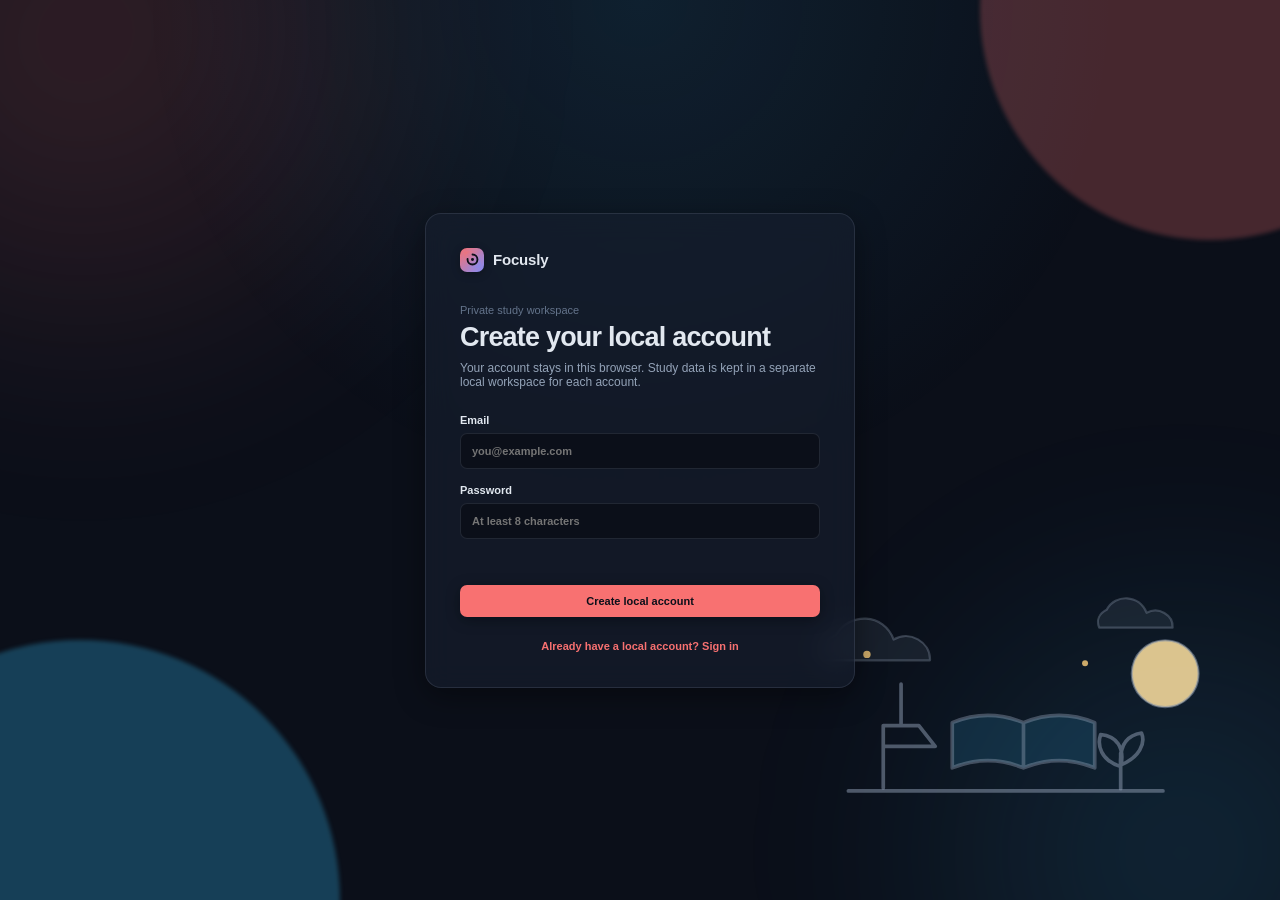
<file: index.html>
<!doctype html>
<html lang="en" data-theme="dark">
<head>
  <meta charset="UTF-8" />
  <meta name="viewport" content="width=device-width, initial-scale=1.0" />
  <meta name="theme-color" content="#0b0f19" />
  <link rel="icon" type="image/svg+xml" href="data:image/svg+xml,%3Csvg xmlns='http://www.w3.org/2000/svg' viewBox='0 0 24 24'%3E%3Cdefs%3E%3ClinearGradient id='g' x1='0' y1='0' x2='1' y2='1'%3E%3Cstop offset='0' stop-color='%23f87171'/%3E%3Cstop offset='1' stop-color='%23818cf8'/%3E%3C/linearGradient%3E%3C/defs%3E%3Crect width='24' height='24' rx='6.5' fill='url(%23g)'/%3E%3Ccircle cx='12' cy='12' r='7' fill='none' stroke='%230b0f19' stroke-width='2.6' stroke-linecap='round' stroke-dasharray='33 44' transform='rotate(-90 12 12)'/%3E%3Ccircle cx='12' cy='12' r='2.1' fill='%230b0f19'/%3E%3C/svg%3E" />
  <title>Focusly — Study workspace</title>
  <link rel="stylesheet" href="styles.css?v=3" />
  <link rel="manifest" href="manifest.webmanifest" />
  <link rel="apple-touch-icon" href="icon-192.png" />
</head>
<body>
  <section id="auth-gate" class="access-view">
    <div class="access-illustration" aria-hidden="true"><svg viewBox="0 0 620 420" role="presentation"><path class="illustration-cloud" d="M90 112c18-31 65-30 78 6 21-13 50 3 49 28H72c-5-14 2-28 18-34Z"/><path class="illustration-cloud" d="M455 78c12-22 44-21 54 4 16-9 36 3 35 20h-99c-4-10 0-19 10-24Z"/><path class="illustration-sun" d="M489 164c0-25 20-45 45-45s45 20 45 45-20 45-45 45-45-20-45-45Z"/><path class="illustration-desk" d="M107 322h424"/><path class="illustration-lamp" d="M154 318v-84h48l22 28h-70m24-84v56"/><path class="illustration-book" d="M247 291c32-13 64-13 96 0v-61c-32-13-64-13-96 0v61Zm96 0c32-13 64-13 96 0v-61c-32-13-64-13-96 0v61Z"/><path class="illustration-plant" d="M474 319v-48m0 18c-27-8-32-29-27-43 21 2 33 17 27 43Zm0-2c25-10 34-29 28-43-19 3-30 16-28 43Z"/><circle class="illustration-star" cx="132" cy="138" r="5"/><circle class="illustration-star" cx="426" cy="150" r="4"/></svg></div>
    <div class="access-card card">
      <div class="brand-row access-brand"><div class="brand-mark"><svg viewBox="0 0 24 24" aria-hidden="true"><defs><linearGradient id="brand-g-a" x1="0" y1="0" x2="1" y2="1"><stop offset="0" style="stop-color:var(--accent-focus,#f87171)"/><stop offset="1" style="stop-color:var(--accent-long,#818cf8)"/></linearGradient></defs><rect width="24" height="24" rx="6.5" fill="url(#brand-g-a)"/><circle cx="12" cy="12" r="7" fill="none" stroke="#0b0f19" stroke-width="2.6" stroke-linecap="round" stroke-dasharray="33 44" transform="rotate(-90 12 12)"/><circle cx="12" cy="12" r="2.1" fill="#0b0f19"/></svg></div><span class="brand-name">Focusly</span></div>
      <p class="eyebrow">Private study workspace</p><h1 id="auth-title">Create your local account</h1>
      <p class="subheading">Your account stays in this browser. Study data is kept in a separate local workspace for each account.</p>
      <form id="auth-form" class="access-form">
        <label>Email<input id="auth-email" type="email" autocomplete="username" required placeholder="you@example.com"></label>
        <label>Password<input id="auth-password" type="password" autocomplete="current-password" minlength="8" required placeholder="At least 8 characters"></label>
        <p id="auth-error" class="form-error" aria-live="polite"></p>
        <button id="auth-submit" class="button primary" type="submit">Create local account</button>
      </form>
      <button id="auth-mode" class="text-button access-switch" type="button">Already have a local account? Sign in</button>
    </div>
  </section>
  <section id="onboarding" class="access-view hidden">
    <div class="access-card card">
      <p class="eyebrow">Make Focusly yours</p><h1>Set your defaults</h1>
      <p class="subheading">Your new workspace starts empty. You can change these any time in Settings.</p>
      <form id="onboarding-form" class="access-form">
        <label>Your name<input id="onboarding-name" required maxlength="40"></label>
        <label>Weekly goal (minutes)<input id="onboarding-weekly-goal" type="number" min="30" max="10080" required></label>
        <label>Daily goal (minutes)<input id="onboarding-daily-goal" type="number" min="5" max="1440" required></label>
        <p id="onboarding-error" class="form-error" aria-live="polite"></p>
        <div class="access-actions"><button class="button primary" type="submit">Continue</button><button id="use-defaults" class="outlined-button" type="button">Use defaults</button></div>
      </form>
    </div>
  </section>

  <div id="app-shell" class="app-shell hidden">
    <aside class="sidebar">
      <div class="brand-row"><div class="brand-mark"><svg viewBox="0 0 24 24" aria-hidden="true"><defs><linearGradient id="brand-g-b" x1="0" y1="0" x2="1" y2="1"><stop offset="0" style="stop-color:var(--accent-focus,#f87171)"/><stop offset="1" style="stop-color:var(--accent-long,#818cf8)"/></linearGradient></defs><rect width="24" height="24" rx="6.5" fill="url(#brand-g-b)"/><circle cx="12" cy="12" r="7" fill="none" stroke="#0b0f19" stroke-width="2.6" stroke-linecap="round" stroke-dasharray="33 44" transform="rotate(-90 12 12)"/><circle cx="12" cy="12" r="2.1" fill="#0b0f19"/></svg></div><span class="brand-name">Focusly</span></div>
      <nav class="primary-nav" aria-label="Primary navigation">
        <p class="nav-label">Workspace</p>
        <button class="nav-item active" data-page="home" aria-label="Home" title="Home"><span class="nav-icon"><svg viewBox="0 0 24 24" aria-hidden="true"><path d="M3 10.5 12 3l9 7.5"/><path d="M5 9.5V21h14V9.5"/></svg></span> Home</button>
        <button class="nav-item" data-page="plan" aria-label="Study plan" title="Study plan"><span class="nav-icon"><svg viewBox="0 0 24 24" aria-hidden="true"><rect x="3" y="5" width="18" height="16" rx="2"/><path d="M3 10h18M8 3v4M16 3v4"/></svg></span> Study plan</button>
        <button class="nav-item" data-page="focus" aria-label="Focus timer" title="Focus timer"><span class="nav-icon"><svg viewBox="0 0 24 24" aria-hidden="true"><circle cx="12" cy="13" r="8"/><path d="M12 13V8M9 2h6"/></svg></span> Focus</button>
        <button class="nav-item" data-page="flashcards" aria-label="Flashcards" title="Flashcards"><span class="nav-icon"><svg viewBox="0 0 24 24" aria-hidden="true"><path d="M12 3 3 8l9 5 9-5-9-5Z"/><path d="m3 13 9 5 9-5"/></svg></span> Flashcards</button>
        <button class="nav-item" data-page="progress" aria-label="Progress" title="Progress"><span class="nav-icon"><svg viewBox="0 0 24 24" aria-hidden="true"><path d="M5 20v-6M11 20V6M17 20v-9"/><path d="M3 21h18"/></svg></span> Progress</button>
        <button class="nav-item" data-page="notes" aria-label="Notes" title="Notes"><span class="nav-icon"><svg viewBox="0 0 24 24" aria-hidden="true"><path d="M5 4h11a3 3 0 0 1 3 3v13H8a3 3 0 0 1-3-3V4Z"/><path d="M5 17a3 3 0 0 0 3 3h11"/></svg></span> Notes</button>
      </nav>
      <div class="sidebar-bottom">
        <button class="nav-item" data-page="materials" aria-label="Add material" title="Add material"><span class="nav-icon"><svg viewBox="0 0 24 24" aria-hidden="true"><circle cx="12" cy="12" r="9"/><path d="M12 8v8M8 12h8"/></svg></span> Add material</button>
        <button class="nav-item" data-page="settings" aria-label="Settings" title="Settings"><span class="nav-icon"><svg viewBox="0 0 24 24" aria-hidden="true"><path d="M4 7h16M4 12h16M4 17h16"/><circle cx="9" cy="7" r="2"/><circle cx="15" cy="12" r="2"/><circle cx="7" cy="17" r="2"/></svg></span> Settings</button>
        <button class="profile-chip" type="button" data-action="open-profile" aria-label="Open account profile"><div class="avatar" data-profile-initial>M</div><div><strong data-display-name>Study space</strong><small data-profile-email>Local workspace</small></div><span class="more">•••</span></button>
      </div>
    </aside>

    <main class="main-content">
      <header class="topbar"><div class="breadcrumb"><span>Workspace</span><b>/</b><strong id="breadcrumb-title">Home</strong></div><div class="top-actions"><button class="status-pill pulse-pill" id="topbar-pulse" type="button" title="Your study pulse"><span class="status-dot"></span><span id="topbar-pulse-text">Saved in this browser</span></button><button class="icon-button" data-action="show-notifications" aria-label="Notifications">♧<span class="bell-badge hidden" id="bell-badge"></span></button><button class="avatar small" data-page="settings" aria-label="Account settings">M</button></div></header>

      <section class="page" id="page-home">
        <div class="page-heading"><div><p class="eyebrow" data-today-label></p><h1>Good morning, <span data-display-name>there</span></h1><p class="subheading">A small step today makes exam day easier.</p></div><button class="button primary" data-page="focus">Start your focus <span>↗</span></button></div>
        <div id="home-dashboard"></div>
      </section>

      <section class="page hidden" id="page-plan">
        <div class="page-heading"><div><p class="eyebrow">Build a rhythm that works</p><h1>Study plan</h1><p class="subheading">Your week at a glance.</p></div><button class="button primary" id="add-plan">＋ Add study item</button></div>
        <div id="plan-dashboard"></div>
      </section>

      <section class="page hidden" id="page-focus">
        <div class="page-heading"><div><p class="eyebrow">One thing at a time</p><h1>Focus timer</h1><p class="subheading">Make space for deep work.</p></div><button class="outlined-button" data-action="show-sessions">Session history <span>→</span></button></div>
        <div id="focus-dashboard"></div>
      </section>

      <section class="page hidden" id="page-flashcards">
        <div class="page-heading"><div><p class="eyebrow">Remember more, stress less</p><h1>Flashcards</h1><p class="subheading">Create a deck or add material to generate one.</p></div><div class="button-row"><button class="outlined-button" id="import-quizlet">Import Quizlet</button><button class="outlined-button" id="import-cards">Import cards</button><button class="button primary" id="new-deck">＋ New deck</button></div><input type="file" accept=".txt,.tsv,.csv,.tab" id="quizlet-file-input" hidden></div>
        <div id="flashcards-dashboard"></div>
      </section>

      <section class="page hidden" id="page-progress">
        <div class="page-heading"><div><p class="eyebrow">A little better each week</p><h1>Your progress</h1><p class="subheading">See what’s working and keep going.</p></div><button class="outlined-button" data-action="share-report">Share report <span>↗</span></button></div>
        <div id="progress-dashboard"></div>
      </section>

      <section class="page hidden" id="page-notes"><div class="page-heading"><div><p class="eyebrow">Keep what you learn</p><h1>Notes</h1><p class="subheading">Your saved study notes, ready to revisit.</p></div><div class="button-row"><button class="outlined-button" data-page="materials">＋ Add material</button><button class="outlined-button" data-action="import-ai-notes">Import AI notes</button><input type="file" accept=".html,.htm" id="note-file-input" hidden multiple></div></div><div id="notes-page-content" class="card content-panel"></div></section>

      <section class="page hidden" id="page-materials">
        <div class="page-heading"><div><p class="eyebrow">Build your study library</p><h1>Add material</h1><p class="subheading">Bring your syllabus and resources into one place.</p></div></div>
        <article id="drop-zone" class="card upload-card" role="button" tabindex="0" aria-label="Drop or choose study material"><div class="upload-icon">↑</div><h2>Drop a file here</h2><p>or choose a PDF, text file, Markdown document, or an AI-generated HTML note from your Mac.</p><label class="button primary upload-button">Choose a file<input type="file" accept=".pdf,.txt,.md,.html,.htm" id="file-input"></label><p class="upload-note">Your materials stay in this browser.</p></article>
        <article class="card material-list"><div class="section-heading"><div><h3>Recent materials</h3><p id="material-count">No materials added yet</p></div></div><div id="materials-empty" class="empty-inline">Your imported files will appear here.</div><div id="material-items"></div></article>
      </section>

      <section class="page hidden" id="page-settings"><div class="page-heading"><div><p class="eyebrow">Make Focusly yours</p><h1>Settings</h1><p class="subheading">Simple controls for your local workspace.</p></div></div><article class="card settings-card"><div class="setting-row"><div><strong>Local workspace</strong><p>Materials and study data stay in this browser and are isolated per account.</p></div><span class="soft-badge">On</span></div><div class="setting-row"><div><strong>AI generation</strong><p>Paste a key from any OpenAI-compatible service (Z.ai, OpenAI, Groq, and more). The key stays in this browser and is used only when you generate.</p></div><span class="soft-badge" id="ai-status-badge">Not set up</span></div><div class="setting-row"><div class="ai-fields"><label>API base URL<input id="ai-base-url" placeholder="https://api.openai.com/v1" autocomplete="off" spellcheck="false"></label><label>API key<input id="ai-api-key" type="password" placeholder="Paste your API key" autocomplete="off" spellcheck="false"></label><label>Model<input id="ai-model" placeholder="gpt-4o-mini" autocomplete="off" spellcheck="false"></label></div><button class="outlined-button" data-action="test-ai">Test connection</button></div><div class="setting-row"><div><strong>Appearance</strong><p>Choose light, dark, or match your device.</p></div><select id="theme-select" class="theme-select"><option value="system">System</option><option value="light">Light</option><option value="dark">Dark</option></select></div><div class="setting-row"><div><strong>Color theme</strong><p>Pick the color world for the whole app — background, cards, and accents.</p></div><select id="palette-select" class="theme-select"><option value="ember">Ember</option><option value="ocean">Ocean</option><option value="forest">Forest</option><option value="violet">Violet</option><option value="amber">Amber</option></select></div><div class="setting-row"><div><strong>Sound effects</strong><p>Play a soft tone when a flashcard answer is revealed.</p></div><label class="switch-control"><input id="sound-effects-select" type="checkbox"><span>On</span></label></div><div class="setting-row"><div><strong>Desktop notifications</strong><p>Notify when a focus session finishes.</p></div><label class="switch-control"><input id="notifications-select" type="checkbox"><span>On</span></label></div><div class="setting-row"><div><strong>Pause when I leave</strong><p>Pause the focus timer whenever the app window loses focus.</p></div><label class="switch-control"><input id="pause-on-leave-select" type="checkbox"><span>On</span></label></div><div class="setting-row"><div><strong>Reduce motion</strong><p>Turn off background drift and other animations for a calmer app.</p></div><label class="switch-control"><input id="reduce-motion-select" type="checkbox"><span>On</span></label></div><div class="setting-row"><div><strong>Backup your data</strong><p>Download one file with everything in it, or restore a backup on any device.</p></div><div class="button-row"><button class="outlined-button" data-action="export-backup">Export backup</button><button class="outlined-button" data-action="import-backup">Import backup</button></div><input type="file" accept=".json,application/json" id="backup-file-input" hidden></div><div class="setting-row"><div><strong>Local account</strong><p data-account-email>Offline account</p></div><button class="outlined-button" data-action="sign-out">Sign out</button></div><div class="setting-row"><div><strong>Help tutorial</strong><p>Review the main Focusly features.</p></div><button class="outlined-button" data-action="restart-tutorial">Show tutorial</button></div><div class="setting-row"><div><strong>Reset local data</strong><p>Delete all local Focusly accounts and content.</p></div><button class="outlined-button danger-button" data-action="reset-local-data">Reset</button></div></article></section>
    </main>
  </div>

  <dialog id="plan-dialog" class="app-dialog"><form method="dialog" id="plan-form"><div class="dialog-heading"><div><p class="eyebrow">Build your day</p><h2>Add study item</h2></div><button type="button" class="dialog-close" data-action="close-plan">×</button></div><div class="form-grid"><label>Date<input id="plan-date" type="date" required></label><label>Time<input id="plan-time" type="time" value="09:00" required></label><label>Subject<input id="plan-subject" required placeholder="e.g. Biology"></label><label>Duration (minutes)<input id="plan-duration" type="number" min="5" max="1440" value="25" required></label><label class="full-width">Task title<input id="plan-title" required placeholder="e.g. Review cell structure"></label></div><p id="plan-error" class="form-error"></p><div class="dialog-actions"><button type="button" class="outlined-button" data-action="close-plan">Cancel</button><button class="button primary" type="submit">Add to plan</button></div></form></dialog>

  <dialog id="deck-dialog" class="app-dialog"><form method="dialog" id="deck-form"><div class="dialog-heading"><div><p class="eyebrow">Make your own study set</p><h2>New flashcard deck</h2></div><button type="button" class="dialog-close" data-action="close-deck">×</button></div><div class="form-grid"><label>Deck title<input id="deck-title" required placeholder="e.g. Biology basics"></label><label>Subject<input id="deck-subject" required placeholder="e.g. Biology"></label></div><div class="card-editor-heading"><strong>Cards</strong><button type="button" class="text-button" id="add-deck-card">＋ Add card</button></div><div id="deck-card-editor"></div><p id="deck-error" class="form-error"></p><div class="dialog-actions"><button type="button" class="outlined-button" data-action="close-deck">Cancel</button><button class="button primary" type="submit">Create deck</button></div></form></dialog>

  <dialog id="import-dialog" class="app-dialog"><form method="dialog" id="import-form"><div class="dialog-heading"><div><p class="eyebrow">Bring cards in quickly</p><h2>Import flashcards</h2></div><button type="button" class="dialog-close" data-action="close-import">×</button></div><label>Deck title<input id="import-title" required placeholder="e.g. Biology review"></label><label>Subject<input id="import-subject" required placeholder="e.g. Biology"></label><label>Paste CSV, tab-separated text, or question :: answer lines<textarea id="import-content" rows="10" required placeholder="front,back\nWhat is ATP?,The cell's energy currency"></textarea></label><p id="import-error" class="form-error"></p><div class="dialog-actions"><button type="button" class="outlined-button" data-action="close-import">Cancel</button><button class="button primary" type="submit">Import cards</button></div></form></dialog>

  <dialog id="note-import-dialog" class="app-dialog"><form method="dialog" id="note-import-form"><div class="dialog-heading"><div><p class="eyebrow">Bring AI notes in</p><h2>Import AI notes</h2></div><button type="button" class="dialog-close" data-action="close-note-import">×</button></div><div class="form-grid"><label class="full-width">Subject<input id="note-import-subject" list="note-subject-options" placeholder="e.g. Biology"></label></div><datalist id="note-subject-options"></datalist><p id="note-import-count"></p><p id="note-import-error" class="form-error"></p><div class="dialog-actions"><button type="button" class="outlined-button" data-action="close-note-import">Cancel</button><button class="button primary" type="submit">Import</button></div></form></dialog>

  <dialog id="material-import-dialog" class="app-dialog"><form method="dialog" id="material-import-form"><div class="dialog-heading"><div><p class="eyebrow">Bring study material in</p><h2>Add material</h2></div><button type="button" class="dialog-close" data-action="close-material-import">×</button></div><div class="form-grid"><label class="full-width">Subject<input id="material-import-subject" list="material-subject-options" placeholder="e.g. Biology"></label></div><datalist id="material-subject-options"></datalist><p id="material-import-count"></p><p id="material-import-error" class="form-error"></p><div class="dialog-actions"><button type="button" class="outlined-button" data-action="close-material-import">Cancel</button><button class="button primary" type="submit">Import</button></div></form></dialog>

  <dialog id="card-selection-dialog" class="app-dialog"><form method="dialog" id="card-selection-form"><div class="dialog-heading"><div><p class="eyebrow">Turn a selection into recall</p><h2>Make a flashcard</h2></div><button type="button" class="dialog-close" data-action="close-card-selection">×</button></div><div class="form-grid"><label class="full-width">Deck title<input id="card-selection-deck" required placeholder="e.g. Biology review"></label></div><p id="card-selection-error" class="form-error"></p><div class="dialog-actions"><button type="button" class="outlined-button" data-action="close-card-selection">Cancel</button><button class="button primary" type="submit">Create card</button></div></form></dialog>

  <dialog id="reset-confirm-dialog" class="app-dialog"><div class="dialog-heading"><div><p class="eyebrow">This cannot be undone</p><h2>Reset local data?</h2></div><button type="button" class="dialog-close" data-action="close-reset">×</button></div><p class="subheading">This deletes all Focusly accounts and study data stored in this browser. This action cannot be undone.</p><div class="dialog-actions"><button type="button" class="outlined-button" data-action="close-reset">Cancel</button><button type="button" class="outlined-button danger-button" data-action="confirm-reset">Delete everything</button></div></dialog>

<dialog id="backup-import-dialog" class="app-dialog"><div class="dialog-heading"><div><p class="eyebrow">Replace everything in this browser</p><h2>Import this backup?</h2></div><button type="button" class="dialog-close" data-action="close-backup-import">×</button></div><p class="subheading">All Focusly data currently in this browser will be replaced by the contents of the backup file. This cannot be undone.</p><div class="dialog-actions"><button type="button" class="outlined-button" data-action="close-backup-import">Cancel</button><button type="button" class="button primary" data-action="confirm-backup-import">Import backup</button></div></dialog>

<dialog id="profile-dialog" class="app-dialog"><form method="dialog" id="profile-form"><div class="dialog-heading"><div><p class="eyebrow">Your local account</p><h2>Profile</h2></div><button type="button" class="dialog-close" data-action="close-profile">×</button></div><div class="form-grid"><label>Display name<input id="profile-name" maxlength="40" required></label><label>Email<input id="profile-email" type="email" required></label></div><p id="profile-error" class="form-error"></p><div class="dialog-actions"><button type="button" class="outlined-button" data-action="close-profile">Cancel</button><button type="button" class="outlined-button" data-page="settings">Settings</button><button class="button primary" type="submit">Save profile</button></div></form></dialog>
  <dialog id="history-dialog" class="app-dialog"><div class="dialog-heading"><div><p class="eyebrow">Your study rhythm</p><h2>Session history</h2></div><button type="button" class="dialog-close" data-action="close-history">×</button></div><div id="history-content"></div></dialog>
  <dialog id="timer-settings-dialog" class="app-dialog"><form method="dialog" id="timer-settings-form"><div class="dialog-heading"><div><p class="eyebrow">Make focus fit your day</p><h2>Timer settings</h2></div><button type="button" class="dialog-close" data-action="close-timer-settings">×</button></div><div class="form-grid"><label>Focus minutes<input id="timer-focus-minutes" type="number" min="1" max="180" required></label><label>Short break minutes<input id="timer-short-minutes" type="number" min="1" max="60" required></label><label>Long break minutes<input id="timer-long-minutes" type="number" min="1" max="60" required></label><label>Cycles before long break<input id="timer-cycles" type="number" min="1" max="12" required></label></div><label class="full-width inline-check"><input id="auto-start-select" type="checkbox"> Auto-start the next session</label><p id="timer-settings-error" class="form-error"></p><div class="dialog-actions"><button type="button" class="outlined-button" data-action="close-timer-settings">Cancel</button><button class="button primary" type="submit">Save settings</button></div></form></dialog>

  <dialog id="confirm-delete-dialog" class="app-dialog"><div class="dialog-heading"><div><p class="eyebrow">This cannot be undone</p><h2 id="confirm-delete-title">Delete?</h2></div><button type="button" class="dialog-close" data-action="close-confirm-delete">×</button></div><p class="subheading" id="confirm-delete-message"></p><div class="dialog-actions"><button type="button" class="outlined-button" data-action="close-confirm-delete">Cancel</button><button type="button" class="outlined-button danger-button" data-action="confirm-delete">Delete</button></div></dialog>

  <div id="tutorial" class="tutorial hidden" role="dialog" aria-modal="true" aria-labelledby="tutorial-title"><div class="tutorial-card card"><span id="tutorial-step" class="soft-badge">Step 1 of 6</span><h2 id="tutorial-title">Welcome to Focusly</h2><p id="tutorial-copy"></p><div class="tutorial-actions"><button id="tutorial-skip" class="outlined-button" type="button">Skip tutorial</button><button id="tutorial-next" class="button primary" type="button">Next</button></div></div></div>
  <div id="toast" class="toast" role="status" aria-live="polite"></div>
  <script src="app.js?v=3"></script>
</body>
</html>
</file>
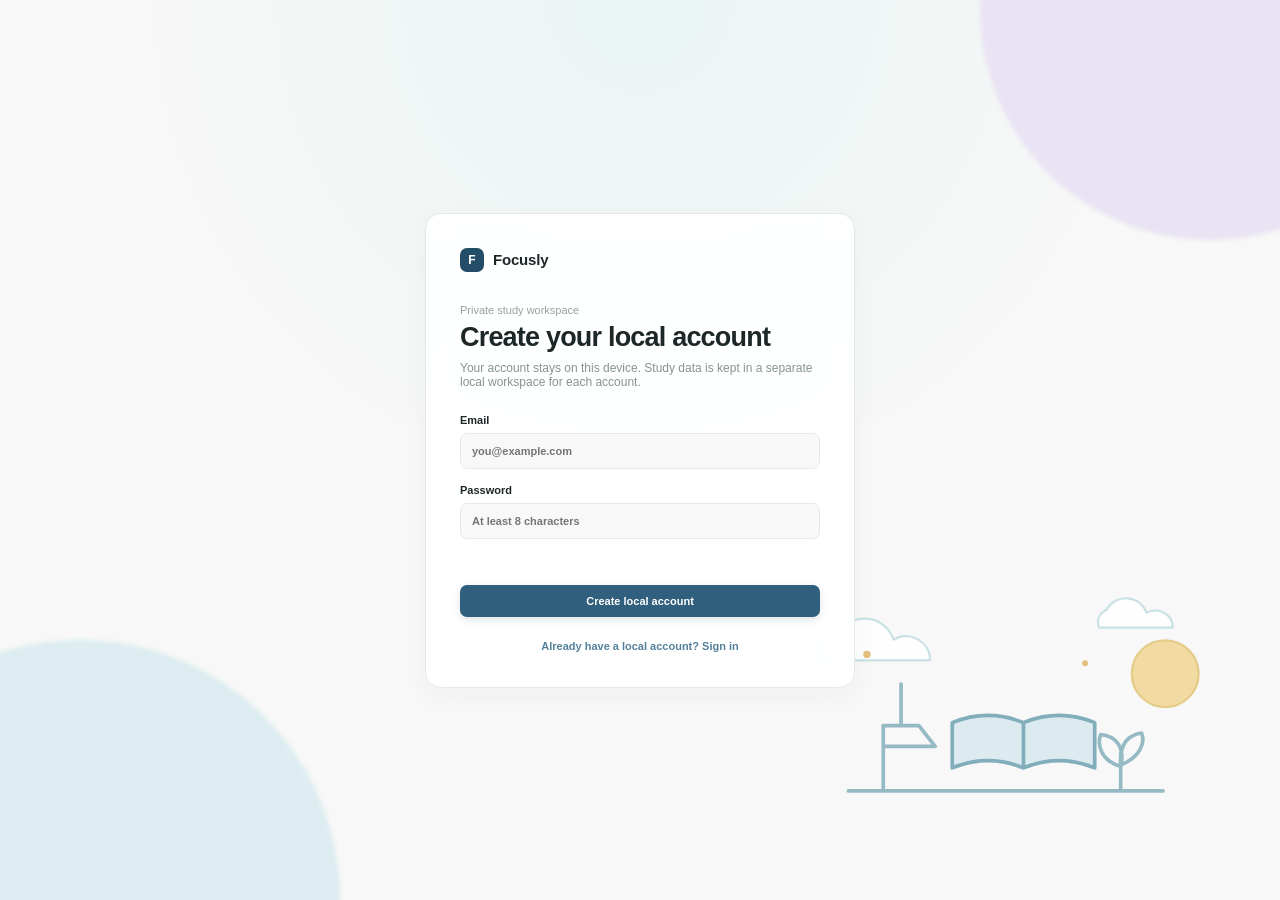
<file: Focusly/Focusly/index.html>
<!doctype html>
<html lang="en">
<head>
  <meta charset="UTF-8" />
  <meta name="viewport" content="width=device-width, initial-scale=1.0" />
  <meta name="theme-color" content="#f8f9f8" />
  <title>Focusly — Study workspace</title>
  <link rel="stylesheet" href="styles.css" />
</head>
<body>
  <section id="auth-gate" class="access-view">
    <div class="access-illustration" aria-hidden="true"><svg viewBox="0 0 620 420" role="presentation"><path class="illustration-cloud" d="M90 112c18-31 65-30 78 6 21-13 50 3 49 28H72c-5-14 2-28 18-34Z"/><path class="illustration-cloud" d="M455 78c12-22 44-21 54 4 16-9 36 3 35 20h-99c-4-10 0-19 10-24Z"/><path class="illustration-sun" d="M489 164c0-25 20-45 45-45s45 20 45 45-20 45-45 45-45-20-45-45Z"/><path class="illustration-desk" d="M107 322h424"/><path class="illustration-lamp" d="M154 318v-84h48l22 28h-70m24-84v56"/><path class="illustration-book" d="M247 291c32-13 64-13 96 0v-61c-32-13-64-13-96 0v61Zm96 0c32-13 64-13 96 0v-61c-32-13-64-13-96 0v61Z"/><path class="illustration-plant" d="M474 319v-48m0 18c-27-8-32-29-27-43 21 2 33 17 27 43Zm0-2c25-10 34-29 28-43-19 3-30 16-28 43Z"/><circle class="illustration-star" cx="132" cy="138" r="5"/><circle class="illustration-star" cx="426" cy="150" r="4"/></svg></div>
    <div class="access-card card">
      <div class="brand-row access-brand"><div class="brand-mark">F</div><span class="brand-name">Focusly</span></div>
      <p class="eyebrow">Private study workspace</p><h1 id="auth-title">Create your local account</h1>
      <p class="subheading">Your account stays on this device. Study data is kept in a separate local workspace for each account.</p>
      <form id="auth-form" class="access-form">
        <label>Email<input id="auth-email" type="email" autocomplete="username" required placeholder="you@example.com"></label>
        <label>Password<input id="auth-password" type="password" autocomplete="current-password" minlength="8" required placeholder="At least 8 characters"></label>
        <p id="auth-error" class="form-error" aria-live="polite"></p>
        <button id="auth-submit" class="button primary" type="submit">Create local account</button>
      </form>
      <button id="auth-mode" class="text-button access-switch" type="button">Already have a local account? Sign in</button>
    </div>
  </section>
  <section id="onboarding" class="access-view hidden">
    <div class="access-card card">
      <p class="eyebrow">Make Focusly yours</p><h1>Set your defaults</h1>
      <p class="subheading">Your new workspace starts empty. You can change these any time in Settings.</p>
      <form id="onboarding-form" class="access-form">
        <label>Your name<input id="onboarding-name" required maxlength="40"></label>
        <label>Weekly goal (minutes)<input id="onboarding-weekly-goal" type="number" min="30" max="10080" required></label>
        <label>Daily goal (minutes)<input id="onboarding-daily-goal" type="number" min="5" max="1440" required></label>
        <p id="onboarding-error" class="form-error" aria-live="polite"></p>
        <div class="access-actions"><button class="button primary" type="submit">Continue</button><button id="use-defaults" class="outlined-button" type="button">Use defaults</button></div>
      </form>
    </div>
  </section>

  <div id="app-shell" class="app-shell hidden">
    <aside class="sidebar">
      <div class="brand-row"><div class="brand-mark">F</div><span class="brand-name">Focusly</span></div>
      <nav class="primary-nav" aria-label="Primary navigation">
        <p class="nav-label">Workspace</p>
        <button class="nav-item active" data-page="home" aria-label="Home" title="Home"><span class="nav-icon">⌂</span> Home</button>
        <button class="nav-item" data-page="plan" aria-label="Study plan" title="Study plan"><span class="nav-icon">▣</span> Study plan</button>
        <button class="nav-item" data-page="focus" aria-label="Focus timer" title="Focus timer"><span class="nav-icon">◷</span> Focus</button>
        <button class="nav-item" data-page="flashcards" aria-label="Flashcards" title="Flashcards"><span class="nav-icon">◇</span> Flashcards</button>
        <button class="nav-item" data-page="progress" aria-label="Progress" title="Progress"><span class="nav-icon">▥</span> Progress</button>
        <button class="nav-item" data-page="notes" aria-label="Notes" title="Notes"><span class="nav-icon">☷</span> Notes</button>
      </nav>
      <div class="sidebar-bottom">
        <button class="nav-item" data-page="materials" aria-label="Add material" title="Add material"><span class="nav-icon">＋</span> Add material</button>
        <button class="nav-item" data-page="settings" aria-label="Settings" title="Settings"><span class="nav-icon">⚙</span> Settings</button>
        <div class="profile-chip"><div class="avatar" data-profile-initial>M</div><div><strong data-display-name>Study space</strong><small data-profile-email>Local workspace</small></div><span class="more">•••</span></div>
      </div>
    </aside>

    <main class="main-content">
      <header class="topbar"><div class="breadcrumb"><span>Workspace</span><b>/</b><strong id="breadcrumb-title">Home</strong></div><div class="top-actions"><span class="status-pill"><span class="status-dot"></span> Saved locally</span><button class="icon-button" data-action="show-notifications" aria-label="Notifications">♧</button><button class="avatar small" data-page="settings" aria-label="Account settings">M</button></div></header>

      <section class="page" id="page-home">
        <div class="page-heading"><div><p class="eyebrow" data-today-label></p><h1>Good morning, <span data-display-name>there</span></h1><p class="subheading">A small step today makes exam day easier.</p></div><button class="button primary" data-page="focus">Start your focus <span>↗</span></button></div>
        <div id="home-dashboard"></div>
      </section>

      <section class="page hidden" id="page-plan">
        <div class="page-heading"><div><p class="eyebrow">Build a rhythm that works</p><h1>Study plan</h1><p class="subheading">Your week at a glance.</p></div><button class="button primary" id="add-plan">＋ Add study item</button></div>
        <div id="plan-dashboard"></div>
      </section>

      <section class="page hidden" id="page-focus">
        <div class="page-heading"><div><p class="eyebrow">One thing at a time</p><h1>Focus timer</h1><p class="subheading">Make space for deep work.</p></div><button class="outlined-button" data-action="show-sessions">Session history <span>→</span></button></div>
        <div id="focus-dashboard"></div>
      </section>

      <section class="page hidden" id="page-flashcards">
        <div class="page-heading"><div><p class="eyebrow">Remember more, stress less</p><h1>Flashcards</h1><p class="subheading">Create a deck or add material to generate one.</p></div><button class="button primary" id="new-deck">＋ New deck</button></div>
        <div id="flashcards-dashboard"></div>
      </section>

      <section class="page hidden" id="page-progress">
        <div class="page-heading"><div><p class="eyebrow">A little better each week</p><h1>Your progress</h1><p class="subheading">See what’s working and keep going.</p></div><button class="outlined-button" data-action="share-report">Share report <span>↗</span></button></div>
        <div id="progress-dashboard"></div>
      </section>

      <section class="page hidden" id="page-notes"><div class="page-heading"><div><p class="eyebrow">Keep what you learn</p><h1>Notes</h1><p class="subheading">Your saved study notes, ready to revisit.</p></div><button class="outlined-button" data-page="materials">＋ Add material</button></div><div id="notes-page-content" class="card content-panel"></div></section>

      <section class="page hidden" id="page-materials">
        <div class="page-heading"><div><p class="eyebrow">Build your study library</p><h1>Add material</h1><p class="subheading">Bring your syllabus and resources into one place.</p></div></div>
        <article id="drop-zone" class="card upload-card" role="button" tabindex="0" aria-label="Drop or choose study material"><div class="upload-icon">↑</div><h2>Drop a file here</h2><p>or choose a PDF, text file, or Markdown document from your Mac.</p><label class="button primary upload-button">Choose a file<input type="file" accept=".pdf,.txt,.md" id="file-input"></label><p class="upload-note">Your materials stay on this Mac in the current prototype.</p></article>
        <article class="card material-list"><div class="section-heading"><div><h3>Recent materials</h3><p id="material-count">No materials added yet</p></div></div><div id="materials-empty" class="empty-inline">Your imported files will appear here.</div><div id="material-items"></div></article>
        <div id="notes-panel" class="card content-panel"></div>
      </section>

      <section class="page hidden" id="page-settings"><div class="page-heading"><div><p class="eyebrow">Make Focusly yours</p><h1>Settings</h1><p class="subheading">Simple controls for your local workspace.</p></div></div><article class="card settings-card"><div class="setting-row"><div><strong>Local workspace</strong><p>Materials and study data stay on this Mac and are isolated per account.</p></div><span class="soft-badge">On</span></div><div class="setting-row"><div><strong>AI generation</strong><p>Live AI connection will be available in a future version.</p></div><span class="soft-badge">Coming soon</span></div><div class="setting-row"><div><strong>Appearance</strong><p>Choose light, dark, or match your device.</p></div><select id="theme-select" class="theme-select"><option value="system">System</option><option value="light">Light</option><option value="dark">Dark</option></select></div><div class="setting-row"><div><strong>Local account</strong><p data-account-email>Offline account</p></div><button class="outlined-button" data-action="sign-out">Sign out</button></div><div class="setting-row"><div><strong>Help tutorial</strong><p>Review the main Focusly features.</p></div><button class="outlined-button" data-action="restart-tutorial">Show tutorial</button></div><div class="setting-row"><div><strong>Reset local data</strong><p>Delete all local Focusly accounts and content.</p></div><button class="outlined-button danger-button" data-action="reset-local-data">Reset</button></div></article></section>
    </main>
  </div>

  <dialog id="plan-dialog" class="app-dialog"><form method="dialog" id="plan-form"><div class="dialog-heading"><div><p class="eyebrow">Build your day</p><h2>Add study item</h2></div><button type="button" class="dialog-close" data-action="close-plan">×</button></div><div class="form-grid"><label>Date<input id="plan-date" type="date" required></label><label>Time<input id="plan-time" type="time" value="09:00" required></label><label>Subject<input id="plan-subject" required placeholder="e.g. Biology"></label><label>Duration (minutes)<input id="plan-duration" type="number" min="5" max="1440" value="25" required></label><label class="full-width">Task title<input id="plan-title" required placeholder="e.g. Review cell structure"></label></div><p id="plan-error" class="form-error"></p><div class="dialog-actions"><button type="button" class="outlined-button" data-action="close-plan">Cancel</button><button class="button primary" type="submit">Add to plan</button></div></form></dialog>

  <dialog id="deck-dialog" class="app-dialog"><form method="dialog" id="deck-form"><div class="dialog-heading"><div><p class="eyebrow">Make your own study set</p><h2>New flashcard deck</h2></div><button type="button" class="dialog-close" data-action="close-deck">×</button></div><div class="form-grid"><label>Deck title<input id="deck-title" required placeholder="e.g. Biology basics"></label><label>Subject<input id="deck-subject" required placeholder="e.g. Biology"></label></div><div class="card-editor-heading"><strong>Cards</strong><button type="button" class="text-button" id="add-deck-card">＋ Add card</button></div><div id="deck-card-editor"></div><p id="deck-error" class="form-error"></p><div class="dialog-actions"><button type="button" class="outlined-button" data-action="close-deck">Cancel</button><button class="button primary" type="submit">Create deck</button></div></form></dialog>

  <div id="tutorial" class="tutorial hidden" role="dialog" aria-modal="true" aria-labelledby="tutorial-title"><div class="tutorial-card card"><span id="tutorial-step" class="soft-badge">Step 1 of 6</span><h2 id="tutorial-title">Welcome to Focusly</h2><p id="tutorial-copy"></p><div class="tutorial-actions"><button id="tutorial-skip" class="outlined-button" type="button">Skip tutorial</button><button id="tutorial-next" class="button primary" type="button">Next</button></div></div></div>
  <div id="toast" class="toast" role="status" aria-live="polite"></div>
  <script src="app.js"></script>
</body>
</html>
</file>
<file: styles.css>
:root{--bg:#f7f8f7;--card:#fff;--sidebar:#f1f4f3;--ink:#1d2728;--muted:#849091;--line:#e5eae8;--blue:#35658a;--blue-soft:#e8f1f7;--green:#6f9d89;--yellow:#d8b25d;--coral:#d9937f;--lilac:#9a8cc3;--shadow:0 8px 26px rgba(42,63,63,.045)}*{box-sizing:border-box}body{margin:0;background:var(--bg);color:var(--ink);font-family:-apple-system,BlinkMacSystemFont,"SF Pro Display","Helvetica Neue",sans-serif;font-size:13px}button{font:inherit;color:inherit;border:0;background:none;cursor:pointer}button:focus-visible{outline:3px solid #a6c8e0;outline-offset:2px}.app-shell{display:flex;min-height:100vh}.sidebar{width:218px;background:var(--sidebar);border-right:1px solid var(--line);padding:25px 14px 16px;display:flex;flex-direction:column;flex-shrink:0}.brand-row{display:flex;align-items:center;gap:9px;padding:0 10px;margin-bottom:38px}.brand-mark{width:24px;height:24px;border-radius:7px;background:linear-gradient(135deg,var(--accent-focus,#f87171),var(--accent-long,#818cf8));display:grid;place-items:center;box-shadow:0 2px 8px rgba(0,0,0,.28)}
.brand-mark svg{width:17px;height:17px;display:block}.brand-name{font-weight:700;letter-spacing:-.2px;font-size:15px}.nav-label{color:#a2adae;font-size:10px;text-transform:uppercase;letter-spacing:.09em;font-weight:700;padding:0 12px;margin:0 0 10px}.primary-nav{display:flex;flex-direction:column;gap:3px}.nav-item{display:flex;align-items:center;gap:11px;width:100%;border-radius:8px;padding:10px 11px;color:#708080;text-align:left;transition:.18s}.nav-item:hover{background:#e7edeb;color:var(--ink)}.nav-item.active{background:#dcebf3;color:#245b7c;font-weight:600}.nav-icon{width:17px;text-align:center;font-size:16px;line-height:1}.sidebar-bottom{margin-top:auto}.sidebar-bottom>.nav-item{margin-bottom:4px}.profile-chip{border-top:1px solid #dde5e2;margin-top:12px;padding:16px 8px 2px;display:flex;align-items:center;gap:9px}.avatar{display:grid;place-items:center;background:#d7e4e4;color:#35616c;width:28px;height:28px;border-radius:50%;font-weight:700;font-size:11px}.avatar.small{width:29px;height:29px;border:0}.profile-chip strong,.profile-chip small{display:block}.profile-chip strong{font-size:12px}.profile-chip small{color:var(--muted);font-size:10px;margin-top:2px}.more{margin-left:auto;color:#a4afaf;letter-spacing:1px}.main-content{flex:1;min-width:0;padding:0 45px 55px}.topbar{height:74px;display:flex;align-items:center;justify-content:space-between;border-bottom:1px solid transparent}.breadcrumb{display:flex;gap:9px;color:#a5afaf;font-size:12px}.breadcrumb b{font-weight:400;color:#c1c9c8}.breadcrumb strong{color:#59696a;font-weight:500}.top-actions{display:flex;align-items:center;gap:12px}.status-pill,.soft-badge{background:#edf4f1;color:#648478;border-radius:7px;padding:6px 9px;font-size:10px;font-weight:600;display:inline-flex;align-items:center;gap:5px}.status-dot{width:6px;height:6px;background:#72aa87;border-radius:50%}.icon-button{color:#8b9999;font-size:19px}.page{max-width:1168px;margin:0 auto}.hidden{display:none!important}.page-heading{display:flex;justify-content:space-between;align-items:flex-end;margin:33px 0 25px}.eyebrow{color:#95a2a1;font-size:11px;margin:0 0 6px}.page-heading h1{font-size:27px;letter-spacing:-.8px;margin:0 0 5px;font-weight:650}.subheading{margin:0;color:#879393;font-size:12px}.button{border-radius:7px;padding:10px 14px;font-weight:600;font-size:11px;display:inline-flex;align-items:center;gap:10px;justify-content:center}.button.primary{background:#315f7e;color:#fff;box-shadow:0 3px 8px rgba(49,95,126,.16)}.button.primary:hover{background:#254f6c}.button.subtle{background:#edf2f1;color:#557377}.outlined-button{border:1px solid #dfe7e4;border-radius:7px;color:#617474;background:#fff;padding:9px 12px;font-size:11px;font-weight:600}.text-button,.small-link{font-size:11px;color:#53809a;font-weight:600}.card{background:var(--card);border:1px solid var(--line);border-radius:10px;box-shadow:var(--shadow)}.hero-grid{display:grid;grid-template-columns:1.7fr 1fr;gap:16px}.study-hero{background:#315d78;color:#fff;border-color:#315d78;padding:24px 26px 20px;min-height:218px}.study-hero .soft-badge{background:rgba(255,255,255,.14);color:#e8f2f4}.card-topline,.section-heading,.flashcard-top{display:flex;justify-content:space-between;align-items:flex-start}.card-menu{color:#a7c2ce;letter-spacing:2px}.hero-copy{margin-top:30px}.hero-copy h2{font-size:20px;margin:0 0 7px;letter-spacing:-.3px}.hero-copy p{color:#c3d6dd;margin:0;font-size:12px}.hero-copy strong{color:#fff}.progress-track{height:6px;background:#eaf0ef;border-radius:9px;overflow:hidden}.progress-track span{height:100%;display:block;background:#5c91ad;border-radius:9px}.study-hero .progress-track{background:rgba(255,255,255,.19);margin-top:27px}.study-hero .progress-track span{background:#fff}.progress-track.large{height:5px}.progress-caption{display:flex;justify-content:space-between;color:#c1d1d5;font-size:10px;margin-top:7px}.hero-footer{border-top:1px solid rgba(255,255,255,.15);margin-top:17px;padding-top:14px;display:flex;justify-content:space-between;color:#c2d3d7;font-size:10px}.study-hero .text-button{color:#fff}.stat-card{padding:22px;min-height:218px}.blue-tint{background:#edf5f7;border-color:#e0ecee}.metric-label{color:#8c9998;font-size:11px}.metric-value{font-size:30px;font-weight:650;letter-spacing:-1px;margin-top:32px}.metric-note{font-size:11px;margin:3px 0 0}.metric-note span,.positive span{color:#8c9b9c;font-weight:400;margin-left:3px}.positive{color:#5d9677}.neutral{color:#93a09f}.sparkle{color:#5b8e9d;font-size:18px}.mini-bars{height:45px;display:flex;gap:7px;align-items:flex-end;margin-top:21px}.mini-bars i{display:block;background:#c5dce2;border-radius:3px 3px 1px 1px;flex:1}.mini-bars i.today{background:#5c8fa6}.content-grid{display:grid;grid-template-columns:1.7fr 1fr;gap:16px;margin-top:16px}.agenda-card,.week-card,.review-card{padding:21px}.section-heading h3{font-size:13px;margin:0 0 5px;font-weight:650}.section-heading p{font-size:10px;color:#98a2a1;margin:0}.agenda-list{margin-top:17px}.agenda-row{display:flex;align-items:center;gap:12px;min-height:54px;border-bottom:1px solid #f0f2f1}.agenda-row:last-child{border-bottom:0}.agenda-row .time{width:42px;color:#a3adac;font-size:10px}.task-color{display:inline-block;width:7px;height:7px;border-radius:50%;flex-shrink:0}.task-color.green,.subject-dot.green{background:var(--green)}.task-color.yellow{background:var(--yellow)}.task-color.blue{background:#6c9bb3}.task-color.coral{background:var(--coral)}.task-info{display:flex;flex-direction:column;gap:3px;flex:1}.task-info strong{font-size:11px;font-weight:600}.task-info span{color:#9ba5a4;font-size:10px}.task-state{font-size:10px;color:#99a5a4}.agenda-row.current .task-state{color:#56829a;font-weight:600}.agenda-row.complete .task-info strong{color:#607172}.add-row{color:#6c929f;font-size:11px;width:100%;text-align:left;padding-top:15px}.right-column{display:flex;flex-direction:column;gap:16px}.week-card{min-height:215px}.ring-label{color:#558097;font-size:11px;font-weight:700}.goal-ring{width:106px;height:106px;border-radius:50%;margin:17px auto 13px;background:conic-gradient(#4f8aa3 0 72%,#e7efee 72% 100%);display:grid;place-items:center;position:relative}.goal-ring:after{content:"";position:absolute;background:#fff;width:85px;height:85px;border-radius:50%}.goal-ring div{z-index:1;text-align:center}.goal-ring strong,.goal-ring span{display:block}.goal-ring strong{font-size:13px}.goal-ring span{font-size:9px;color:#9ba7a6;margin-top:3px}.week-card .outlined-button{width:100%}.review-card{padding-bottom:12px}.small-link{font-size:10px}.review-item{display:flex;align-items:center;gap:9px;padding:13px 0;border-bottom:1px solid #f0f2f1}.review-item:last-child{border:0}.deck-icon{background:#dcece4;color:#578b70;border-radius:6px;width:27px;height:27px;display:grid;place-items:center;font-weight:700;font-size:11px}.deck-icon.lilac{background:#ebe7f3;color:#7d70a5}.deck-icon.yellow{background:#f6efd9;color:#9d7e34}.review-item div{display:flex;flex-direction:column;gap:3px;flex:1}.review-item strong{font-size:11px}.review-item span{font-size:10px;color:#9ba7a6}.arrow{color:#9dacaa;font-size:16px}.week-overview{padding:22px 24px 0}.week-summary{display:flex;justify-content:space-between;padding:0 4px 24px}.week-summary div{display:flex;flex-direction:column;gap:7px}.week-summary strong{font-size:20px;letter-spacing:-.4px}.week-summary small{font-size:10px;color:#9da8a7;font-weight:400}.days{display:flex;border-top:1px solid #edf0ef}.day{flex:1;padding:14px 5px 13px;display:flex;align-items:center;flex-direction:column;gap:5px;color:#9aa6a5;border-bottom:3px solid transparent}.day b{font-size:15px;color:#4c5b5d}.day i{width:4px;height:4px;border-radius:50%;background:#a4c5b3}.day.selected{border-color:#4a809b;background:#f5fafb}.day.selected span,.day.selected b{color:#3e7894}.plan-grid{margin-top:16px}.daily-agenda{padding:21px 25px}.timeline{margin-top:22px}.timeline-row{display:grid;grid-template-columns:45px 20px 1fr;min-height:75px;position:relative}.timeline-row:not(:last-child) .line-dot:after{content:"";position:absolute;width:1px;background:#e1e8e6;height:55px;top:14px;left:9px}.timeline-row .time{font-size:10px;color:#9ca8a7;padding-top:1px}.line-dot{width:19px;height:19px;border:2px solid #dbe5e2;background:#fff;border-radius:50%;position:relative;z-index:1}.line-dot.done{background:#75a38d;border-color:#75a38d}.line-dot.done:after{content:"✓";color:#fff;font-size:10px;position:absolute;top:1px;left:3px}.line-dot.active{border-color:#5f91aa;box-shadow:0 0 0 4px #e8f1f4}.timeline-task{display:flex;flex-direction:column;gap:5px;padding-left:10px}.timeline-task strong{font-size:12px}.timeline-task span{color:#98a4a3;font-size:10px}.timeline-task .text-button{margin-top:2px;text-align:left}.plan-note{padding:21px;min-height:132px}.icon-square{display:grid;place-items:center;width:27px;height:27px;border-radius:7px;background:#d7e9ee;color:#52829a;margin-bottom:16px}.plan-note h3{font-size:13px;margin:0 0 5px}.plan-note p{font-size:10px;color:#879696;line-height:1.5;margin:0}.subject-card{padding:20px 21px}.subject-line{display:flex;align-items:center;gap:9px;border-bottom:1px solid #f0f2f1;padding:13px 0}.subject-line:last-child{border:0}.subject-line span:not(.subject-dot){flex:1}.subject-line b{font-size:10px;color:#8d9c9b}.subject-dot{width:7px;height:7px;border-radius:50%}.focus-grid{display:grid;grid-template-columns:1.7fr 1fr;gap:16px}.timer-card{padding:22px 27px}.timer-tabs{display:flex;gap:4px;background:#f3f6f5;width:max-content;border-radius:7px;padding:3px}.timer-tabs button{padding:7px 13px;color:#9aa7a6;font-size:10px;border-radius:5px}.timer-tabs button.selected{background:#fff;color:#4d798d;box-shadow:0 1px 4px #dae2df}.timer-circle{width:270px;height:270px;border-radius:50%;border:7px solid #eaf0ed;border-top-color:#5488a0;border-right-color:#5488a0;margin:34px auto 22px;display:grid;place-items:center;transform:rotate(23deg)}.timer-circle div{transform:rotate(-23deg);text-align:center}.timer-circle strong{display:block;font-size:43px;font-weight:500;letter-spacing:-2px}.timer-circle span{font-size:11px;color:#91a09e;margin-top:6px;display:block}.timer-controls{display:flex;justify-content:center;align-items:center;gap:20px}.circle-button,.play-button{border:1px solid #e0e7e5;width:34px;height:34px;border-radius:50%;color:#8da09e}.play-button{width:46px;height:46px;background:#356b86;color:#fff;border:0;padding-left:3px}.current-task{border-top:1px solid #edf1f0;margin-top:28px;padding-top:18px;display:flex;align-items:center;gap:9px}.current-task div{display:flex;flex-direction:column;gap:4px;flex:1}.current-task small{color:#9ca8a7;font-size:10px}.current-task strong{font-size:11px}.focus-summary,.focus-quote{padding:21px}.focus-stat{margin-top:24px;display:flex;align-items:baseline;gap:7px}.focus-stat strong{font-size:25px}.focus-stat span{color:#9ca7a6;font-size:10px}.focus-summary .progress-track{margin:12px 0 19px}.focus-stat-row{display:flex;justify-content:space-between;font-size:10px;padding:10px 0;border-top:1px solid #eff2f1;color:#8f9d9c}.focus-stat-row b{color:#4e6464}.focus-quote{background:#315d78;color:#fff;border-color:#315d78;min-height:112px}.focus-quote span{font-size:30px;color:#b5d2d8;line-height:.5}.focus-quote p{font-size:13px;line-height:1.5;color:#e1ecee;margin:7px 0 0}.flashcard-grid{display:grid;grid-template-columns:1.7fr 1fr;gap:16px}.flashcard-main{padding:22px 26px}.flashcard-top{font-size:10px;color:#99a6a5;align-items:center}.flashcard-progress{height:4px;background:#ebf0ef;margin:17px 0 0;border-radius:4px}.flashcard-progress span{display:block;width:50%;height:100%;background:#6a9caf;border-radius:4px}.flashcard-face{min-height:328px;display:flex;align-items:center;justify-content:center;flex-direction:column;text-align:center;padding:30px 65px}.flashcard-label{color:#94a1a0;font-size:9px;letter-spacing:.12em;font-weight:700}.flashcard-face h2{font-size:21px;line-height:1.35;font-weight:500;max-width:510px;margin:15px 0 30px;letter-spacing:-.3px}.rating-row{display:flex;gap:8px}.rating{flex:1;padding:10px;border-radius:6px;font-size:11px;font-weight:600}.rating small{display:block;font-weight:400;font-size:9px;margin-top:3px}.rating.again{background:#f8e6e1;color:#a56757}.rating.hard{background:#f8f0dc;color:#9a7a35}.rating.good{background:#e2f0e8;color:#5b8970}.decks-panel{padding:21px}.deck-row{display:flex;align-items:center;gap:9px;padding:13px 0;border-bottom:1px solid #eff2f1}.deck-row div{display:flex;flex-direction:column;gap:3px;flex:1}.deck-row strong{font-size:11px}.deck-row div span{font-size:10px;color:#9ba7a6}.deck-row>b{font-size:10px;color:#7f9291}.deck-row.selected{margin:4px -10px 0;padding:13px 10px;border-radius:7px;background:#f2f8f7}.deck-tip{background:#edf5f7;border-radius:7px;padding:12px;display:flex;gap:9px;margin-top:22px}.deck-tip>span{color:#5b8e9d}.deck-tip strong,.deck-tip small{display:block}.deck-tip strong{font-size:10px}.deck-tip small{font-size:9px;color:#849697;line-height:1.4;margin-top:3px}.stat-grid{display:grid;grid-template-columns:repeat(4,1fr);gap:13px}.progress-stat{padding:19px 20px}.progress-stat strong{font-size:23px;display:block;margin:13px 0 3px}.progress-stat p{font-size:10px;margin:0}.progress-grid{margin-top:16px}.chart-card,.mastery-card,.encouragement{padding:21px}.bar-chart{height:235px;display:flex;align-items:flex-end;justify-content:space-around;gap:15px;padding:30px 10px 22px;border-bottom:1px solid #edf1f0;margin-top:8px}.chart-col{height:100%;flex:1;display:flex;flex-direction:column;align-items:center;justify-content:flex-end;gap:10px}.chart-col span{display:block;width:26px;max-width:100%;background:#d9e7e6;border-radius:5px 5px 2px 2px}.chart-col span.highlight{background:#5b8fa4}.chart-col small{font-size:9px;color:#a0abaa}.mastery-row{margin-top:17px}.mastery-row>div:first-child{display:flex;justify-content:space-between;font-size:10px;margin-bottom:7px}.mastery-row b{font-weight:600;color:#6e8583}.mastery-row .progress-track{height:7px}.mastery-row .progress-track span{background:#6c9db0}.mastery-row .progress-track .green-fill{background:#76a58d}.mastery-row .progress-track .yellow-fill{background:#d4ae5e}.encouragement{background:#315d78;color:#fff;border-color:#315d78}.encouragement .icon-square{background:rgba(255,255,255,.12);color:#d4e7e9}.encouragement strong{display:block;font-size:12px}.encouragement p{font-size:10px;line-height:1.5;color:#c7dade;margin:6px 0 0}.upload-card{padding:48px;text-align:center;border:1px dashed #cbdad6}.upload-icon{width:42px;height:42px;border-radius:11px;background:#e4f0ee;color:#568b7c;display:grid;place-items:center;font-size:22px;margin:0 auto 18px}.upload-card h2{font-size:17px;margin:0 0 7px}.upload-card p{color:#929f9e;font-size:11px;margin:0 0 22px}.upload-button{cursor:pointer}.upload-button input{display:none}.upload-note{font-size:10px!important;margin:16px 0 0!important;color:#a9b3b2!important}.material-list{margin-top:16px;padding:21px}.empty-inline{text-align:center;color:#9eaaa9;padding:26px;font-size:11px}.material-item{display:flex;align-items:center;gap:12px;border-top:1px solid #eff2f1;padding:13px 0}.file-icon{width:30px;height:30px;background:#e9f0f1;color:#5d899a;border-radius:7px;display:grid;place-items:center;font-size:14px}.material-item div{display:flex;flex-direction:column;gap:3px;flex:1}.material-item strong{font-size:11px}.material-item span{font-size:10px;color:#9ba7a6}.settings-card{padding:6px 22px}.setting-row{display:flex;justify-content:space-between;align-items:center;padding:20px 0;border-bottom:1px solid #eff2f1}.setting-row:last-child{border-bottom:0}.setting-row strong{font-size:12px}.setting-row p{color:#9ba6a5;font-size:10px;margin:5px 0 0}@media(max-width:900px){.sidebar{width:180px}.main-content{padding:0 25px 40px}.hero-grid,.content-grid,.focus-grid,.flashcard-grid{grid-template-columns:1fr}.right-column{display:grid;grid-template-columns:1fr 1fr}.stat-grid{grid-template-columns:repeat(2,1fr)}}@media(max-width:650px){.sidebar{width:64px;padding:20px 8px}.brand-name,.nav-label,.nav-item:not(.active)::after,.nav-item{font-size:0}.nav-item{justify-content:center}.nav-icon{font-size:17px}.profile-chip{justify-content:center}.profile-chip>div:not(.avatar),.more{display:none}.main-content{padding:0 15px 35px}.topbar{height:60px}.page-heading{align-items:flex-start;gap:15px;flex-direction:column}.right-column{display:flex}.week-summary{gap:14px;overflow:auto}.week-summary strong{font-size:16px}.flashcard-face{padding:25px 15px}.flashcard-face h2{font-size:18px}.timer-circle{width:220px;height:220px}.stat-grid{gap:8px}.progress-stat{padding:14px}.progress-stat strong{font-size:18px}}:root[data-theme="dark"]{--bg:#121a1b;--card:#1c2728;--sidebar:#172122;--ink:#e9f0ee;--muted:#a4b2b0;--line:#30403f;--blue-soft:#203b47;--shadow:0 8px 26px rgba(0,0,0,.2)}:root[data-theme="dark"] .outlined-button,:root[data-theme="dark"] .button.subtle{background:#263635;color:#c8ddda}:root[data-theme="dark"] .nav-item:hover{background:#263635}:root[data-theme="dark"] .nav-item.active{background:#244554;color:#b9ddea}:root[data-theme="dark"] .goal-ring:after{background:var(--card)}:root[data-theme="dark"] .timer-tabs,:root[data-theme="dark"] .timer-tabs button.selected{background:#263635}:root[data-theme="dark"] .blue-tint{background:#1d343b;border-color:#315057}:root[data-theme="dark"] .access-card{background:#1c2728}.access-view{min-height:100vh;display:grid;place-items:center;padding:24px;background:radial-gradient(circle at 50% 0,#eaf4f4 0,transparent 45%),var(--bg)}.access-card{width:min(430px,100%);padding:34px;border-radius:16px}.access-brand{padding:0;margin:0 0 32px}.access-card h1{font-size:27px;letter-spacing:-.8px;margin:5px 0 8px}.access-form{display:grid;gap:15px;margin-top:25px}.access-form label{display:grid;gap:7px;font-size:11px;font-weight:600;color:var(--ink)}.access-form input,.theme-select,.editable-item textarea{width:100%;border:1px solid var(--line);border-radius:7px;background:var(--bg);color:var(--ink);padding:11px;font:inherit}.access-form input:focus,.theme-select:focus,.editable-item textarea:focus{outline:3px solid #a6c8e0;outline-offset:1px}.access-form .button{width:100%}.access-switch{display:block;margin:22px auto 0}.form-error{min-height:16px;color:#b35e52;font-size:11px;margin:0}.access-actions{display:flex;gap:9px}.access-actions>*{flex:1}.tutorial{position:fixed;inset:0;background:rgba(26,43,43,.45);z-index:10;display:grid;place-items:center;padding:20px}.tutorial-card{width:min(460px,100%);padding:28px}.tutorial-card h2{font-size:22px;margin:20px 0 8px}.tutorial-card p{color:var(--muted);line-height:1.6}.tutorial-actions{display:flex;justify-content:space-between;gap:10px;margin-top:28px}.danger-button,.danger-text{color:#b35e52}.content-panel{margin-top:16px;padding:21px}.editable-item{border-top:1px solid var(--line);padding:17px 0;display:grid;gap:9px}.editable-item>span,.editable-item>div>span{font-size:10px;color:var(--muted)}.editable-item textarea{min-height:90px;resize:vertical}.editable-item .outlined-button,.editable-item .text-button,.editable-item .button{justify-self:start}.deck-editor{display:grid;gap:8px;margin-top:7px;padding:12px;border-radius:8px;background:var(--bg)}.deck-editor label{display:grid;gap:5px;font-size:10px;color:var(--muted)}.deck-editor textarea{min-height:55px}.material-item button{flex-shrink:0}.app-shell{animation:fade-in .35s ease both}.card,.button,.nav-item{transition:transform .18s ease,box-shadow .18s ease,background .18s ease}.button:hover,.outlined-button:hover{transform:translateY(-1px);box-shadow:0 5px 14px rgba(42,63,63,.12)}.button:active,.outlined-button:active{transform:translateY(1px)}.flashcard-face h2{animation:card-reveal .28s ease both}@keyframes fade-in{from{opacity:0;transform:translateY(5px)}to{opacity:1;transform:none}}@keyframes card-reveal{from{opacity:0;transform:rotateY(12deg) scale(.97)}to{opacity:1;transform:none}}@media(prefers-color-scheme:dark){:root[data-theme="system"]{--bg:#121a1b;--card:#1c2728;--sidebar:#172122;--ink:#e9f0ee;--muted:#a4b2b0;--line:#30403f;--blue-soft:#203b47;--shadow:0 8px 26px rgba(0,0,0,.2)}:root[data-theme="system"] .outlined-button,:root[data-theme="system"] .button.subtle{background:#263635;color:#c8ddda}:root[data-theme="system"] .nav-item:hover{background:#263635}:root[data-theme="system"] .nav-item.active{background:#244554;color:#b9ddea}:root[data-theme="system"] .goal-ring:after{background:var(--card)}}@media(prefers-reduced-motion:reduce){*,*:before,*:after{animation-duration:.01ms!important;transition-duration:.01ms!important;scroll-behavior:auto!important}}@media(max-width:650px){.access-card{padding:25px}.access-actions{flex-direction:column}.tutorial-actions{flex-direction:column}.material-item{align-items:flex-start;flex-wrap:wrap}.material-item div{min-width:calc(100% - 50px)}}

/* Animated access illustration */
.access-view{position:relative;overflow:hidden;isolation:isolate}.access-view::before,.access-view::after{content:"";position:absolute;border-radius:50%;filter:blur(2px);pointer-events:none;z-index:-2}.access-view::before{width:520px;height:520px;left:-180px;bottom:-260px;background:#dcecf0;animation:access-drift 12s ease-in-out infinite alternate}.access-view::after{width:460px;height:460px;right:-160px;top:-220px;background:#e9e3f3;animation:access-drift 15s ease-in-out -3s infinite alternate-reverse}.access-illustration{position:absolute;right:4%;bottom:4%;inset:auto 4% 4% auto;width:min(460px,38vw);height:auto;transform:none;opacity:.9;z-index:0;pointer-events:none}.access-illustration svg{display:block;width:100%;height:auto;overflow:visible}.access-illustration path{fill:none;stroke:#8bb4bf;stroke-width:5;stroke-linecap:round;stroke-linejoin:round}.access-illustration .illustration-cloud{fill:#fff;stroke:#c5dfe3;stroke-width:3}.access-illustration .illustration-sun{fill:#f2d89b;stroke:#e4c77d;stroke-width:3}.access-illustration .illustration-book{fill:#d8eaf0;stroke:#76a6b5}.access-illustration .illustration-star{fill:#e2bb72;stroke:none}.access-card{position:relative;z-index:1;backdrop-filter:blur(10px);background:color-mix(in srgb,var(--card) 91%,transparent)}@keyframes access-drift{from{transform:translate3d(0,0,0) scale(1)}to{transform:translate3d(24px,-18px,0) scale(1.06)}}

.profile-chip{font:inherit;color:inherit;background:transparent;border:0;width:100%;text-align:left;cursor:pointer}.profile-chip:focus-visible{outline:3px solid #a6c8e0;outline-offset:2px}.outlined-button:disabled{opacity:.45;cursor:not-allowed;transform:none;box-shadow:none}.history-list{display:grid;gap:8px;max-height:55vh;overflow:auto}.history-row{display:grid;grid-template-columns:1fr auto auto;gap:12px;align-items:center;border:1px solid var(--line);border-radius:8px;padding:12px}.history-row div{display:grid;gap:4px}.history-row span,.history-row small{font-size:10px;color:var(--muted)}.history-row b{font-size:12px}.switch-control{display:flex;align-items:center;gap:8px;font-size:11px;color:var(--muted)}.switch-control input{accent-color:var(--blue)}

/* AI-imported HTML notes */
.button-row{display:flex;gap:9px;align-items:center}
.note-preview{width:100%;min-height:420px;border:1px solid var(--line);border-radius:8px;background:#fff}
#note-import-count,#material-import-count{font-size:11px;color:var(--muted);margin:12px 0 0}


/* Desktop workspace and interactive states */
#app-shell.app-shell{display:flex;min-height:100vh}.main-content{overflow:auto}.page{width:100%}@media(min-width:1100px){.sidebar{width:230px}.main-content{padding-left:clamp(32px,4vw,64px);padding-right:clamp(32px,4vw,64px)}.page{max-width:1120px}}.empty-state{min-height:220px;display:flex;align-items:center;justify-content:center;flex-direction:column;text-align:center;padding:30px;color:var(--muted)}.empty-state h3{margin:12px 0 6px;color:var(--ink);font-size:15px}.empty-state p{max-width:300px;line-height:1.5;margin:0 0 16px;font-size:11px}.empty-state-icon{width:34px;height:34px;border-radius:10px;display:grid;place-items:center;background:var(--blue-soft);color:#5c8da2}.empty-card{padding:0}.row-actions{display:flex;gap:14px;align-items:center}.app-dialog{width:min(590px,calc(100vw - 40px));border:0;border-radius:14px;padding:0;background:var(--card);color:var(--ink);box-shadow:0 24px 90px rgba(15,35,35,.25)}.app-dialog::backdrop{background:rgba(19,38,39,.42);backdrop-filter:blur(3px)}.app-dialog form{padding:27px}.dialog-heading{display:flex;align-items:flex-start;justify-content:space-between;margin-bottom:22px}.dialog-heading h2{font-size:20px;margin:4px 0 0}.dialog-close{font-size:25px;color:var(--muted);line-height:1}.form-grid{display:grid;grid-template-columns:1fr 1fr;gap:14px}.form-grid label,.deck-card-row label{display:grid;gap:6px;color:var(--muted);font-size:10px;font-weight:600}.form-grid input,.deck-card-row textarea{width:100%;border:1px solid var(--line);border-radius:7px;background:var(--bg);color:var(--ink);padding:10px;font:inherit}.form-grid input:focus,.deck-card-row textarea:focus{outline:3px solid #a6c8e0;outline-offset:1px}.full-width{grid-column:1/-1}.dialog-actions{display:flex;justify-content:flex-end;gap:9px;margin-top:22px}.card-editor-heading{display:flex;align-items:center;justify-content:space-between;margin:22px 0 10px}.deck-card-row{display:grid;grid-template-columns:1fr 1fr;gap:10px;padding:13px;background:var(--bg);border:1px solid var(--line);border-radius:8px;margin-bottom:9px;animation:modal-up .2s ease both}.deck-card-row .danger-text{grid-column:1/-1;justify-self:start}.toast{position:fixed;right:26px;bottom:24px;z-index:20;background:#284f60;color:#fff;border-radius:8px;padding:11px 15px;font-size:11px;box-shadow:0 10px 30px rgba(22,44,52,.22);opacity:0;pointer-events:none;transform:translateY(8px);transition:opacity .2s,transform .2s}.toast.visible{opacity:1;transform:none}.upload-card{transition:border-color .2s,background .2s,transform .2s}.upload-card.drag-active{border-color:var(--blue);background:var(--blue-soft);transform:translateY(-2px)}.flashcard-face.is-revealed{animation:card-flip-in .35s ease both}.rating-row{animation:modal-up .25s ease both}.review-item{width:100%;background:transparent;text-align:left;cursor:pointer}.review-item:hover{background:#f5f9f8}.task-state{border:0;background:transparent;cursor:pointer}.timeline-row.completed .timeline-task strong{text-decoration:line-through;color:var(--muted)}.mastery-row .progress-track span{background:#6c9db0}.settings-card .theme-select{width:auto;min-width:100px}.content-panel{overflow:hidden}@keyframes card-flip-in{from{opacity:0;transform:rotateY(-14deg) translateX(10px)}to{opacity:1;transform:none}}@keyframes modal-up{from{opacity:0;transform:translateY(7px)}to{opacity:1;transform:none}}@media(prefers-reduced-motion:reduce){.deck-card-row,.flashcard-face.is-revealed{animation:none}.upload-card.drag-active{transform:none}}@media(max-width:700px){.form-grid,.deck-card-row{grid-template-columns:1fr}.full-width{grid-column:auto}.app-dialog form{padding:21px}.toast{left:15px;right:15px;bottom:15px;text-align:center}}


/* ===== Website: dark glassmorphism theme, mode accents, timer ring, tasks, ambient ===== */
:root{--accent-focus:#f87171;--accent-short:#38bdf8;--accent-long:#818cf8;--accent:var(--accent-focus);--pal-a:248,113,113;--pal-b:56,189,248;--pal-ink-a:#fca5a5;--pal-ink-b:#7dd3fc}
:root[data-mode="focus"]{--accent:var(--accent-focus)}
:root[data-mode="short"]{--accent:var(--accent-short)}
:root[data-mode="long"]{--accent:var(--accent-long)}

:root[data-theme="dark"]{
  --bg:#0b0f19;--card:rgba(23,32,48,.62);--sidebar:rgba(11,15,25,.78);
  --ink:#e2e8f0;--muted:#94a3b8;--line:rgba(148,163,184,.16);
  --blue:rgb(var(--pal-a));--blue-soft:rgba(var(--pal-a),.14);
  --shadow:0 8px 30px rgba(0,0,0,.4)
}
:root[data-theme="dark"] .sidebar,
:root[data-theme="dark"] .card,
:root[data-theme="dark"] .app-dialog,
:root[data-theme="dark"] .toast,
:root[data-theme="dark"] .access-card,
:root[data-theme="dark"] .topbar{-webkit-backdrop-filter:blur(14px);backdrop-filter:blur(14px)}
:root[data-theme="dark"] .access-card{background:var(--card)}
:root[data-theme="dark"] .nav-item{color:#94a3b8}
:root[data-theme="dark"] .nav-item:hover{background:rgba(148,163,184,.12);color:#e2e8f0}
:root[data-theme="dark"] .nav-item.active{background:rgba(var(--pal-a),.16);color:var(--pal-ink-a)}
:root[data-theme="dark"] .breadcrumb{color:#64748b}
:root[data-theme="dark"] .breadcrumb strong{color:#cbd5e1}
:root[data-theme="dark"] .status-pill,:root[data-theme="dark"] .soft-badge{background:rgba(var(--pal-b),.14);color:var(--pal-ink-b)}
:root[data-theme="dark"] .eyebrow{color:#64748b}
:root[data-theme="dark"] .subheading{color:#94a3b8}
:root[data-theme="dark"] .button.primary{background:var(--accent);color:#0b0f19;box-shadow:0 3px 14px rgba(0,0,0,.35)}
:root[data-theme="dark"] .button.primary:hover{filter:brightness(1.08)}
:root[data-theme="dark"] .button.subtle{background:rgba(148,163,184,.14);color:#cbd5e1}
:root[data-theme="dark"] .outlined-button{background:rgba(148,163,184,.08);border-color:rgba(148,163,184,.24);color:#cbd5e1}
:root[data-theme="dark"] .text-button,:root[data-theme="dark"] .small-link{color:var(--accent)}
:root[data-theme="dark"] .study-hero{background:rgba(var(--pal-a),.16);border-color:rgba(var(--pal-a),.3)}
:root[data-theme="dark"] .study-hero .text-button,:root[data-theme="dark"] .hero-copy strong{color:#fff}
:root[data-theme="dark"] .blue-tint{background:rgba(var(--pal-b),.1);border-color:rgba(var(--pal-b),.2)}
:root[data-theme="dark"] .focus-quote,:root[data-theme="dark"] .encouragement{background:rgba(var(--pal-a),.16);border-color:rgba(var(--pal-a),.3)}
:root[data-theme="dark"] .timer-tabs{background:rgba(148,163,184,.1)}
:root[data-theme="dark"] .timer-tabs button{color:#94a3b8}
:root[data-theme="dark"] .metric-label{color:#64748b}
:root[data-theme="dark"] .metric-value{color:#e2e8f0}
:root[data-theme="dark"] .card-menu{color:#64748b}
:root[data-theme="dark"] .deck-icon{background:rgba(148,163,184,.16);color:#cbd5e1}
:root[data-theme="dark"] .empty-inline{color:#64748b}
:root[data-theme="dark"] .upload-card{border-color:rgba(148,163,184,.3)}
:root[data-theme="dark"] .setting-row strong{color:var(--ink)}
:root[data-theme="dark"] .setting-row p,:root[data-theme="dark"] .material-item span{color:#94a3b8}
:root[data-theme="dark"] .history-row{border-color:var(--line)}
:root[data-theme="dark"] .switch-control span{color:var(--muted)}
:root[data-theme="dark"] .circle-button{border-color:rgba(148,163,184,.3);color:#cbd5e1}
:root[data-theme="dark"] .play-button{background:var(--accent);color:#0b0f19}

/* Focus timer ring + mode accents */
.timer-tabs button.selected{background:var(--accent);color:#0b0f19;box-shadow:none}
.play-button{background:var(--accent);color:#0b0f19}
.timer-ring{width:270px;height:270px;margin:34px auto 22px;position:relative}
.timer-ring svg{width:100%;height:100%;transform:rotate(-90deg)}
.ring-bg{fill:none;stroke:rgba(148,163,184,.18);stroke-width:10}
.ring-fg{fill:none;stroke:var(--accent);stroke-width:10;stroke-linecap:round;transition:stroke-dashoffset .25s linear,stroke .3s ease}
.timer-ring-center{position:absolute;inset:0;display:grid;place-items:center;text-align:center}
.timer-ring-center strong{display:block;font-size:46px;font-weight:500;letter-spacing:-2px;font-variant-numeric:tabular-nums;color:var(--ink)}
.timer-ring-center span{font-size:11px;color:var(--muted);margin-top:6px;display:block}

/* Inline tasks + quick add */
.focus-tasks{padding:21px}
.task-list{display:flex;flex-direction:column;gap:2px;margin-top:12px}
.task-row{display:flex;align-items:center;gap:10px;width:100%;padding:9px 8px;border-radius:8px;text-align:left;background:transparent;border:0;cursor:pointer;color:var(--ink);font:inherit}
.task-row:hover{background:rgba(148,163,184,.12)}
.task-row.done .task-text{text-decoration:line-through;color:var(--muted)}
.task-check{width:18px;height:18px;border:1px solid var(--line);border-radius:5px;display:grid;place-items:center;font-size:11px;color:#0b0f19;flex-shrink:0}
.task-row.done .task-check{background:var(--accent);border-color:var(--accent)}
.task-text{flex:1;font-size:11px}
.task-row small{font-size:10px;color:var(--muted)}
.quick-task-form{display:flex;gap:8px;margin-top:12px}
.quick-task-form input{flex:1;min-width:0;border:1px solid var(--line);border-radius:7px;background:var(--bg);color:var(--ink);padding:8px 10px;font:inherit;font-size:11px}
.quick-task-form input:focus{outline:3px solid #a6c8e0;outline-offset:1px}

/* Ambient sound */
.ambient-card{padding:21px}
.ambient-channels{display:flex;gap:6px;margin-top:12px;flex-wrap:wrap}
.ambient-chip{padding:7px 11px;border-radius:20px;border:1px solid var(--line);background:transparent;color:var(--muted);font-size:11px;cursor:pointer}
.ambient-chip:hover{background:rgba(148,163,184,.12)}
.ambient-chip.active{background:var(--accent);border-color:var(--accent);color:#0b0f19;font-weight:600}
.ambient-volume{display:flex;align-items:center;gap:10px;margin-top:14px;font-size:10px;color:var(--muted)}
.ambient-volume input{flex:1;accent-color:var(--accent)}

/* Timer settings auto-start row */
.form-grid .inline-check{display:flex;align-items:center;gap:8px;color:var(--muted);font-size:10px;font-weight:600;grid-column:1/-1;margin-top:4px}
.inline-check input{accent-color:var(--accent)}

/* AI generation settings */
.ai-fields{display:grid;gap:9px;min-width:min(340px,100%)}
.ai-fields label{display:grid;gap:5px;font-size:10px;font-weight:600;color:var(--muted)}
.ai-fields input{width:100%;border:1px solid var(--line);border-radius:7px;background:var(--bg);color:var(--ink);padding:9px 10px;font:inherit;font-size:11px}
.ai-fields input:focus{outline:3px solid #a6c8e0;outline-offset:1px}

/* ===== Motion: aurora background, page transitions, card lift, celebration ===== */
/* The page color moves to <html> so the fixed aurora blobs (z-index -1) stay visible. */
html{background:var(--bg)}
body{background:transparent}
body::before,body::after{content:"";position:fixed;z-index:-1;border-radius:50%;filter:blur(90px);pointer-events:none;opacity:.38;will-change:transform}
body::before{width:58vmax;height:58vmax;top:-18vmax;left:-14vmax;background:radial-gradient(circle at 35% 35%,rgba(var(--pal-a),.5),transparent 62%);animation:aurora-a 44s ease-in-out infinite alternate}
body::after{width:54vmax;height:54vmax;bottom:-18vmax;right:-14vmax;background:radial-gradient(circle at 60% 60%,rgba(var(--pal-b),.42),transparent 62%);animation:aurora-b 56s ease-in-out -8s infinite alternate}
:root[data-theme="light"] body::before,:root[data-theme="light"] body::after{opacity:.22}
@keyframes aurora-a{from{transform:translate3d(0,0,0) scale(1)}to{transform:translate3d(9vmax,6vmax,0) scale(1.18)}}
@keyframes aurora-b{from{transform:translate3d(0,0,0) scale(1.08)}to{transform:translate3d(-7vmax,-5vmax,0) scale(.92)}}
.page{animation:page-in .32s cubic-bezier(.22,.68,.34,1) both}
@keyframes page-in{from{opacity:0;transform:translateY(10px)}to{opacity:1;transform:none}}
@media(hover:hover){.card{transition:transform .22s ease,box-shadow .22s ease}.card:hover{transform:translateY(-2px);box-shadow:0 16px 44px rgba(0,0,0,.26)}:root[data-theme="light"] .card:hover{box-shadow:0 16px 40px rgba(42,63,63,.12)}}
.timer-ring.is-running .ring-fg{animation:ring-breathe 2.6s ease-in-out infinite}
@keyframes ring-breathe{0%,100%{opacity:.78;filter:none}50%{opacity:1;filter:drop-shadow(0 0 9px var(--accent))}}
body.celebrate .timer-card{animation:celebrate-pop 1.5s ease}
@keyframes celebrate-pop{0%{box-shadow:0 0 0 0 rgba(0,0,0,0)}22%{box-shadow:0 0 70px 14px var(--blue-soft)}100%{box-shadow:var(--shadow)}}
[data-motion="reduced"] *,[data-motion="reduced"] *::before,[data-motion="reduced"] *::after{animation:none!important;transition:none!important}
:root[data-theme="dark"] .access-view{background:radial-gradient(circle at 50% 0,rgba(var(--pal-b),.1) 0,transparent 45%)}

/* ===== Color palettes (accent + aurora + tints move together) ===== */
:root[data-palette="ocean"]{--accent-focus:#38bdf8;--accent-short:#2dd4bf;--accent-long:#818cf8;--pal-a:56,189,248;--pal-b:45,212,191;--pal-ink-a:#7dd3fc;--pal-ink-b:#5eead4}
:root[data-palette="forest"]{--accent-focus:#4ade80;--accent-short:#a3e635;--accent-long:#2dd4bf;--pal-a:74,222,128;--pal-b:163,230,53;--pal-ink-a:#86efac;--pal-ink-b:#d9f99d}
:root[data-palette="violet"]{--accent-focus:#a78bfa;--accent-short:#f472b6;--accent-long:#818cf8;--pal-a:167,139,250;--pal-b:244,114,182;--pal-ink-a:#c4b5fd;--pal-ink-b:#f9a8d4}
:root[data-palette="amber"]{--accent-focus:#fbbf24;--accent-short:#fb923c;--accent-long:#f87171;--pal-a:251,191,36;--pal-b:251,146,60;--pal-ink-a:#fcd34d;--pal-ink-b:#fdba74}

/* Each palette also recolors the whole world: background, glass cards, sidebar, borders. */
:root[data-theme="dark"][data-palette="ocean"]{--bg:#0a1220;--card:rgba(17,32,52,.62);--sidebar:rgba(8,15,28,.8);--line:rgba(147,197,253,.14)}
:root[data-theme="dark"][data-palette="forest"]{--bg:#0a1410;--card:rgba(19,36,28,.6);--sidebar:rgba(7,17,13,.8);--line:rgba(134,239,172,.13)}
:root[data-theme="dark"][data-palette="violet"]{--bg:#0f0b1e;--card:rgba(30,24,52,.62);--sidebar:rgba(15,10,28,.8);--line:rgba(196,181,253,.14)}
:root[data-theme="dark"][data-palette="amber"]{--bg:#161007;--card:rgba(42,33,19,.6);--sidebar:rgba(20,15,8,.8);--line:rgba(253,230,138,.13)}
:root[data-theme="light"][data-palette="ocean"]{--bg:#f2f7fb;--sidebar:#e9f1f8}
:root[data-theme="light"][data-palette="forest"]{--bg:#f3f8f4;--sidebar:#e9f2eb}
:root[data-theme="light"][data-palette="violet"]{--bg:#f7f5fc;--sidebar:#efecf7}
:root[data-theme="light"][data-palette="amber"]{--bg:#faf6ec;--sidebar:#f4eddd}

/* Live topbar + brand */
.pulse-pill{cursor:pointer;border:0;font:inherit;transition:background .18s,color .18s}
.pulse-pill:hover{background:rgba(var(--pal-b),.24)}
.pulse-pill:active{transform:translateY(1px)}
.icon-button{position:relative}
.bell-badge{position:absolute;top:-3px;right:-4px;min-width:15px;height:15px;border-radius:8px;background:var(--accent);color:#0b0f19;font-size:9px;font-weight:700;display:grid;place-items:center;padding:0 4px}
.recent-sessions{margin-top:16px;padding:21px}
.recent-sessions .history-list{margin-top:14px}

/* ===== Bug-fix pass: note rendering, dark-mode leftovers, easy button, auth decor ===== */
.rating.easy{background:#e3ebf7;color:#5d76a8}
:root[data-theme="dark"] .rating.easy{background:rgba(129,140,248,.16);color:#a5b4fc}
.editable-item>div:not(.row-actions){display:flex;flex-direction:column;gap:4px}
.note-preview{background:transparent;min-height:180px;height:52vh}
.inline-select{border:1px solid var(--line);border-radius:7px;background:var(--bg);color:var(--ink);padding:6px 8px;font:inherit;font-size:11px}
:root{--ring-fill:#4f8aa3;--ring-track:#e7efee}
:root[data-theme="dark"]{--ring-fill:rgb(var(--pal-a));--ring-track:rgba(148,163,184,.16)}
:root[data-theme="dark"] .goal-ring:after{background:var(--bg)}
:root[data-theme="dark"] .mini-bars i{background:rgba(148,163,184,.22)}
:root[data-theme="dark"] .mini-bars i.today{background:rgb(var(--pal-a))}
:root[data-theme="dark"] .day.selected{border-color:rgb(var(--pal-a));background:rgba(var(--pal-a),.12)}
:root[data-theme="dark"] .day.selected span,:root[data-theme="dark"] .day.selected b{color:var(--pal-ink-a)}
:root[data-theme="dark"] .day b{color:#e2e8f0}
:root[data-theme="dark"] .deck-row.selected{background:rgba(148,163,184,.12)}
:root[data-theme="dark"] .progress-track{background:rgba(148,163,184,.16)}
:root[data-theme="dark"] .progress-track span{background:rgb(var(--pal-a))}
:root[data-theme="dark"] .study-hero .progress-track span{background:#fff}
:root[data-theme="dark"] .chart-col span{background:rgba(148,163,184,.2)}
:root[data-theme="dark"] .chart-col span.highlight{background:rgb(var(--pal-a))}
:root[data-theme="dark"] .mastery-row .progress-track span{background:rgb(var(--pal-a))}
:root[data-theme="dark"] .review-item:hover{background:rgba(148,163,184,.1)}
:root[data-theme="dark"] .line-dot{background:var(--bg);border-color:rgba(148,163,184,.35)}
:root[data-theme="dark"] .timeline-row:not(:last-child) .line-dot:after{background:rgba(148,163,184,.2)}
.access-view::before{background:rgba(var(--pal-b),.28)}
.access-view::after{background:rgba(var(--pal-a),.25)}
:root[data-theme="dark"] .access-illustration path{stroke:rgba(148,163,184,.55)}
:root[data-theme="dark"] .access-illustration .illustration-cloud{fill:rgba(148,163,184,.12);stroke:rgba(148,163,184,.35)}
:root[data-theme="dark"] .access-illustration .illustration-book{fill:rgba(var(--pal-b),.16);stroke:rgba(148,163,184,.45)}

/* ===== Round 8: due hero, honest charts, sidebar icons, due badges ===== */
.due-hero{min-height:210px;display:flex;flex-direction:column;align-items:center;justify-content:center;text-align:center;gap:5px;padding:28px 24px}
.due-hero-icon{width:38px;height:38px;border-radius:12px;display:grid;place-items:center;background:rgba(var(--pal-a),.14);color:rgb(var(--pal-a));font-size:17px;margin-bottom:6px}
.due-hero strong{font-size:36px;letter-spacing:-1px;color:var(--ink);line-height:1}
.due-hero.is-caught-up strong{font-size:22px}
.due-hero p{margin:2px 0 14px;color:var(--muted);font-size:12px;max-width:320px}
.due-breakdown{border-top:1px solid var(--line);padding:10px 6px 14px;display:flex;flex-direction:column}
.due-row{display:flex;align-items:center;gap:10px;width:100%;padding:11px 6px;background:transparent;border:0;border-bottom:1px solid var(--line);text-align:left;cursor:pointer;color:var(--ink);font:inherit}
.due-row:last-child{border-bottom:0}
.due-row:hover{background:rgba(148,163,184,.08)}
.due-row>div{display:flex;flex-direction:column;gap:3px;flex:1}
.due-row strong{font-size:11px}
.due-row>div>span{font-size:10px;color:var(--muted)}
.due-row>b{font-size:10px;color:var(--muted);font-weight:600}
.due-row>b.has-due{color:rgb(var(--pal-a))}
.due-row .arrow{color:var(--muted);font-size:14px}
.deck-row .due-count{color:rgb(var(--pal-a));font-weight:700}
.chart-col span.flat{background:rgba(148,163,184,.16)}
:root[data-theme="light"] .chart-col span.flat{background:#e7edeb}
.nav-icon{display:grid;place-items:center;width:18px}
.nav-icon svg{width:15px;height:15px;stroke:currentColor;fill:none;stroke-width:1.7;stroke-linecap:round;stroke-linejoin:round}
</file>
<file: Focusly/Focusly/styles.css>
:root{--bg:#f7f8f7;--card:#fff;--sidebar:#f1f4f3;--ink:#1d2728;--muted:#849091;--line:#e5eae8;--blue:#35658a;--blue-soft:#e8f1f7;--green:#6f9d89;--yellow:#d8b25d;--coral:#d9937f;--lilac:#9a8cc3;--shadow:0 8px 26px rgba(42,63,63,.045)}*{box-sizing:border-box}body{margin:0;background:var(--bg);color:var(--ink);font-family:-apple-system,BlinkMacSystemFont,"SF Pro Display","Helvetica Neue",sans-serif;font-size:13px}button{font:inherit;color:inherit;border:0;background:none;cursor:pointer}button:focus-visible{outline:3px solid #a6c8e0;outline-offset:2px}.app-shell{display:flex;min-height:100vh}.sidebar{width:218px;background:var(--sidebar);border-right:1px solid var(--line);padding:25px 14px 16px;display:flex;flex-direction:column;flex-shrink:0}.brand-row{display:flex;align-items:center;gap:9px;padding:0 10px;margin-bottom:38px}.brand-mark{width:24px;height:24px;border-radius:7px;background:#244d67;color:#fff;display:grid;place-items:center;font-size:12px;font-weight:700}.brand-name{font-weight:700;letter-spacing:-.2px;font-size:15px}.nav-label{color:#a2adae;font-size:10px;text-transform:uppercase;letter-spacing:.09em;font-weight:700;padding:0 12px;margin:0 0 10px}.primary-nav{display:flex;flex-direction:column;gap:3px}.nav-item{display:flex;align-items:center;gap:11px;width:100%;border-radius:8px;padding:10px 11px;color:#708080;text-align:left;transition:.18s}.nav-item:hover{background:#e7edeb;color:var(--ink)}.nav-item.active{background:#dcebf3;color:#245b7c;font-weight:600}.nav-icon{width:17px;text-align:center;font-size:16px;line-height:1}.sidebar-bottom{margin-top:auto}.sidebar-bottom>.nav-item{margin-bottom:4px}.profile-chip{border-top:1px solid #dde5e2;margin-top:12px;padding:16px 8px 2px;display:flex;align-items:center;gap:9px}.avatar{display:grid;place-items:center;background:#d7e4e4;color:#35616c;width:28px;height:28px;border-radius:50%;font-weight:700;font-size:11px}.avatar.small{width:29px;height:29px;border:0}.profile-chip strong,.profile-chip small{display:block}.profile-chip strong{font-size:12px}.profile-chip small{color:var(--muted);font-size:10px;margin-top:2px}.more{margin-left:auto;color:#a4afaf;letter-spacing:1px}.main-content{flex:1;min-width:0;padding:0 45px 55px}.topbar{height:74px;display:flex;align-items:center;justify-content:space-between;border-bottom:1px solid transparent}.breadcrumb{display:flex;gap:9px;color:#a5afaf;font-size:12px}.breadcrumb b{font-weight:400;color:#c1c9c8}.breadcrumb strong{color:#59696a;font-weight:500}.top-actions{display:flex;align-items:center;gap:12px}.status-pill,.soft-badge{background:#edf4f1;color:#648478;border-radius:7px;padding:6px 9px;font-size:10px;font-weight:600;display:inline-flex;align-items:center;gap:5px}.status-dot{width:6px;height:6px;background:#72aa87;border-radius:50%}.icon-button{color:#8b9999;font-size:19px}.page{max-width:1168px;margin:0 auto}.hidden{display:none!important}.page-heading{display:flex;justify-content:space-between;align-items:flex-end;margin:33px 0 25px}.eyebrow{color:#95a2a1;font-size:11px;margin:0 0 6px}.page-heading h1{font-size:27px;letter-spacing:-.8px;margin:0 0 5px;font-weight:650}.subheading{margin:0;color:#879393;font-size:12px}.button{border-radius:7px;padding:10px 14px;font-weight:600;font-size:11px;display:inline-flex;align-items:center;gap:10px;justify-content:center}.button.primary{background:#315f7e;color:#fff;box-shadow:0 3px 8px rgba(49,95,126,.16)}.button.primary:hover{background:#254f6c}.button.subtle{background:#edf2f1;color:#557377}.outlined-button{border:1px solid #dfe7e4;border-radius:7px;color:#617474;background:#fff;padding:9px 12px;font-size:11px;font-weight:600}.text-button,.small-link{font-size:11px;color:#53809a;font-weight:600}.card{background:var(--card);border:1px solid var(--line);border-radius:10px;box-shadow:var(--shadow)}.hero-grid{display:grid;grid-template-columns:1.7fr 1fr;gap:16px}.study-hero{background:#315d78;color:#fff;border-color:#315d78;padding:24px 26px 20px;min-height:218px}.study-hero .soft-badge{background:rgba(255,255,255,.14);color:#e8f2f4}.card-topline,.section-heading,.flashcard-top{display:flex;justify-content:space-between;align-items:flex-start}.card-menu{color:#a7c2ce;letter-spacing:2px}.hero-copy{margin-top:30px}.hero-copy h2{font-size:20px;margin:0 0 7px;letter-spacing:-.3px}.hero-copy p{color:#c3d6dd;margin:0;font-size:12px}.hero-copy strong{color:#fff}.progress-track{height:6px;background:#eaf0ef;border-radius:9px;overflow:hidden}.progress-track span{height:100%;display:block;background:#5c91ad;border-radius:9px}.study-hero .progress-track{background:rgba(255,255,255,.19);margin-top:27px}.study-hero .progress-track span{background:#fff}.progress-track.large{height:5px}.progress-caption{display:flex;justify-content:space-between;color:#c1d1d5;font-size:10px;margin-top:7px}.hero-footer{border-top:1px solid rgba(255,255,255,.15);margin-top:17px;padding-top:14px;display:flex;justify-content:space-between;color:#c2d3d7;font-size:10px}.study-hero .text-button{color:#fff}.stat-card{padding:22px;min-height:218px}.blue-tint{background:#edf5f7;border-color:#e0ecee}.metric-label{color:#8c9998;font-size:11px}.metric-value{font-size:30px;font-weight:650;letter-spacing:-1px;margin-top:32px}.metric-note{font-size:11px;margin:3px 0 0}.metric-note span,.positive span{color:#8c9b9c;font-weight:400;margin-left:3px}.positive{color:#5d9677}.neutral{color:#93a09f}.sparkle{color:#5b8e9d;font-size:18px}.mini-bars{height:45px;display:flex;gap:7px;align-items:flex-end;margin-top:21px}.mini-bars i{display:block;background:#c5dce2;border-radius:3px 3px 1px 1px;flex:1}.mini-bars i.today{background:#5c8fa6}.content-grid{display:grid;grid-template-columns:1.7fr 1fr;gap:16px;margin-top:16px}.agenda-card,.week-card,.review-card{padding:21px}.section-heading h3{font-size:13px;margin:0 0 5px;font-weight:650}.section-heading p{font-size:10px;color:#98a2a1;margin:0}.agenda-list{margin-top:17px}.agenda-row{display:flex;align-items:center;gap:12px;min-height:54px;border-bottom:1px solid #f0f2f1}.agenda-row:last-child{border-bottom:0}.agenda-row .time{width:42px;color:#a3adac;font-size:10px}.task-color{display:inline-block;width:7px;height:7px;border-radius:50%;flex-shrink:0}.task-color.green,.subject-dot.green{background:var(--green)}.task-color.yellow{background:var(--yellow)}.task-color.blue{background:#6c9bb3}.task-color.coral{background:var(--coral)}.task-info{display:flex;flex-direction:column;gap:3px;flex:1}.task-info strong{font-size:11px;font-weight:600}.task-info span{color:#9ba5a4;font-size:10px}.task-state{font-size:10px;color:#99a5a4}.agenda-row.current .task-state{color:#56829a;font-weight:600}.agenda-row.complete .task-info strong{color:#607172}.add-row{color:#6c929f;font-size:11px;width:100%;text-align:left;padding-top:15px}.right-column{display:flex;flex-direction:column;gap:16px}.week-card{min-height:215px}.ring-label{color:#558097;font-size:11px;font-weight:700}.goal-ring{width:106px;height:106px;border-radius:50%;margin:17px auto 13px;background:conic-gradient(#4f8aa3 0 72%,#e7efee 72% 100%);display:grid;place-items:center;position:relative}.goal-ring:after{content:"";position:absolute;background:#fff;width:85px;height:85px;border-radius:50%}.goal-ring div{z-index:1;text-align:center}.goal-ring strong,.goal-ring span{display:block}.goal-ring strong{font-size:13px}.goal-ring span{font-size:9px;color:#9ba7a6;margin-top:3px}.week-card .outlined-button{width:100%}.review-card{padding-bottom:12px}.small-link{font-size:10px}.review-item{display:flex;align-items:center;gap:9px;padding:13px 0;border-bottom:1px solid #f0f2f1}.review-item:last-child{border:0}.deck-icon{background:#dcece4;color:#578b70;border-radius:6px;width:27px;height:27px;display:grid;place-items:center;font-weight:700;font-size:11px}.deck-icon.lilac{background:#ebe7f3;color:#7d70a5}.deck-icon.yellow{background:#f6efd9;color:#9d7e34}.review-item div{display:flex;flex-direction:column;gap:3px;flex:1}.review-item strong{font-size:11px}.review-item span{font-size:10px;color:#9ba7a6}.arrow{color:#9dacaa;font-size:16px}.week-overview{padding:22px 24px 0}.week-summary{display:flex;justify-content:space-between;padding:0 4px 24px}.week-summary div{display:flex;flex-direction:column;gap:7px}.week-summary strong{font-size:20px;letter-spacing:-.4px}.week-summary small{font-size:10px;color:#9da8a7;font-weight:400}.days{display:flex;border-top:1px solid #edf0ef}.day{flex:1;padding:14px 5px 13px;display:flex;align-items:center;flex-direction:column;gap:5px;color:#9aa6a5;border-bottom:3px solid transparent}.day b{font-size:15px;color:#4c5b5d}.day i{width:4px;height:4px;border-radius:50%;background:#a4c5b3}.day.selected{border-color:#4a809b;background:#f5fafb}.day.selected span,.day.selected b{color:#3e7894}.plan-grid{margin-top:16px}.daily-agenda{padding:21px 25px}.timeline{margin-top:22px}.timeline-row{display:grid;grid-template-columns:45px 20px 1fr;min-height:75px;position:relative}.timeline-row:not(:last-child) .line-dot:after{content:"";position:absolute;width:1px;background:#e1e8e6;height:55px;top:14px;left:9px}.timeline-row .time{font-size:10px;color:#9ca8a7;padding-top:1px}.line-dot{width:19px;height:19px;border:2px solid #dbe5e2;background:#fff;border-radius:50%;position:relative;z-index:1}.line-dot.done{background:#75a38d;border-color:#75a38d}.line-dot.done:after{content:"✓";color:#fff;font-size:10px;position:absolute;top:1px;left:3px}.line-dot.active{border-color:#5f91aa;box-shadow:0 0 0 4px #e8f1f4}.timeline-task{display:flex;flex-direction:column;gap:5px;padding-left:10px}.timeline-task strong{font-size:12px}.timeline-task span{color:#98a4a3;font-size:10px}.timeline-task .text-button{margin-top:2px;text-align:left}.plan-note{padding:21px;min-height:132px}.icon-square{display:grid;place-items:center;width:27px;height:27px;border-radius:7px;background:#d7e9ee;color:#52829a;margin-bottom:16px}.plan-note h3{font-size:13px;margin:0 0 5px}.plan-note p{font-size:10px;color:#879696;line-height:1.5;margin:0}.subject-card{padding:20px 21px}.subject-line{display:flex;align-items:center;gap:9px;border-bottom:1px solid #f0f2f1;padding:13px 0}.subject-line:last-child{border:0}.subject-line span:not(.subject-dot){flex:1}.subject-line b{font-size:10px;color:#8d9c9b}.subject-dot{width:7px;height:7px;border-radius:50%}.focus-grid{display:grid;grid-template-columns:1.7fr 1fr;gap:16px}.timer-card{padding:22px 27px}.timer-tabs{display:flex;gap:4px;background:#f3f6f5;width:max-content;border-radius:7px;padding:3px}.timer-tabs button{padding:7px 13px;color:#9aa7a6;font-size:10px;border-radius:5px}.timer-tabs button.selected{background:#fff;color:#4d798d;box-shadow:0 1px 4px #dae2df}.timer-circle{width:270px;height:270px;border-radius:50%;border:7px solid #eaf0ed;border-top-color:#5488a0;border-right-color:#5488a0;margin:34px auto 22px;display:grid;place-items:center;transform:rotate(23deg)}.timer-circle div{transform:rotate(-23deg);text-align:center}.timer-circle strong{display:block;font-size:43px;font-weight:500;letter-spacing:-2px}.timer-circle span{font-size:11px;color:#91a09e;margin-top:6px;display:block}.timer-controls{display:flex;justify-content:center;align-items:center;gap:20px}.circle-button,.play-button{border:1px solid #e0e7e5;width:34px;height:34px;border-radius:50%;color:#8da09e}.play-button{width:46px;height:46px;background:#356b86;color:#fff;border:0;padding-left:3px}.current-task{border-top:1px solid #edf1f0;margin-top:28px;padding-top:18px;display:flex;align-items:center;gap:9px}.current-task div{display:flex;flex-direction:column;gap:4px;flex:1}.current-task small{color:#9ca8a7;font-size:10px}.current-task strong{font-size:11px}.focus-summary,.focus-quote{padding:21px}.focus-stat{margin-top:24px;display:flex;align-items:baseline;gap:7px}.focus-stat strong{font-size:25px}.focus-stat span{color:#9ca7a6;font-size:10px}.focus-summary .progress-track{margin:12px 0 19px}.focus-stat-row{display:flex;justify-content:space-between;font-size:10px;padding:10px 0;border-top:1px solid #eff2f1;color:#8f9d9c}.focus-stat-row b{color:#4e6464}.focus-quote{background:#315d78;color:#fff;border-color:#315d78;min-height:112px}.focus-quote span{font-size:30px;color:#b5d2d8;line-height:.5}.focus-quote p{font-size:13px;line-height:1.5;color:#e1ecee;margin:7px 0 0}.flashcard-grid{display:grid;grid-template-columns:1.7fr 1fr;gap:16px}.flashcard-main{padding:22px 26px}.flashcard-top{font-size:10px;color:#99a6a5;align-items:center}.flashcard-progress{height:4px;background:#ebf0ef;margin:17px 0 0;border-radius:4px}.flashcard-progress span{display:block;width:50%;height:100%;background:#6a9caf;border-radius:4px}.flashcard-face{min-height:328px;display:flex;align-items:center;justify-content:center;flex-direction:column;text-align:center;padding:30px 65px}.flashcard-label{color:#94a1a0;font-size:9px;letter-spacing:.12em;font-weight:700}.flashcard-face h2{font-size:21px;line-height:1.35;font-weight:500;max-width:510px;margin:15px 0 30px;letter-spacing:-.3px}.rating-row{display:flex;gap:8px}.rating{flex:1;padding:10px;border-radius:6px;font-size:11px;font-weight:600}.rating small{display:block;font-weight:400;font-size:9px;margin-top:3px}.rating.again{background:#f8e6e1;color:#a56757}.rating.hard{background:#f8f0dc;color:#9a7a35}.rating.good{background:#e2f0e8;color:#5b8970}.decks-panel{padding:21px}.deck-row{display:flex;align-items:center;gap:9px;padding:13px 0;border-bottom:1px solid #eff2f1}.deck-row div{display:flex;flex-direction:column;gap:3px;flex:1}.deck-row strong{font-size:11px}.deck-row div span{font-size:10px;color:#9ba7a6}.deck-row>b{font-size:10px;color:#7f9291}.deck-row.selected{margin:4px -10px 0;padding:13px 10px;border-radius:7px;background:#f2f8f7}.deck-tip{background:#edf5f7;border-radius:7px;padding:12px;display:flex;gap:9px;margin-top:22px}.deck-tip>span{color:#5b8e9d}.deck-tip strong,.deck-tip small{display:block}.deck-tip strong{font-size:10px}.deck-tip small{font-size:9px;color:#849697;line-height:1.4;margin-top:3px}.stat-grid{display:grid;grid-template-columns:repeat(4,1fr);gap:13px}.progress-stat{padding:19px 20px}.progress-stat strong{font-size:23px;display:block;margin:13px 0 3px}.progress-stat p{font-size:10px;margin:0}.progress-grid{margin-top:16px}.chart-card,.mastery-card,.encouragement{padding:21px}.bar-chart{height:235px;display:flex;align-items:flex-end;justify-content:space-around;gap:15px;padding:30px 10px 22px;border-bottom:1px solid #edf1f0;margin-top:8px}.chart-col{height:100%;flex:1;display:flex;flex-direction:column;align-items:center;justify-content:flex-end;gap:10px}.chart-col span{display:block;width:26px;max-width:100%;background:#d9e7e6;border-radius:5px 5px 2px 2px}.chart-col span.highlight{background:#5b8fa4}.chart-col small{font-size:9px;color:#a0abaa}.mastery-row{margin-top:17px}.mastery-row>div:first-child{display:flex;justify-content:space-between;font-size:10px;margin-bottom:7px}.mastery-row b{font-weight:600;color:#6e8583}.mastery-row .progress-track{height:7px}.mastery-row .progress-track span{background:#6c9db0}.mastery-row .progress-track .green-fill{background:#76a58d}.mastery-row .progress-track .yellow-fill{background:#d4ae5e}.encouragement{background:#315d78;color:#fff;border-color:#315d78}.encouragement .icon-square{background:rgba(255,255,255,.12);color:#d4e7e9}.encouragement strong{display:block;font-size:12px}.encouragement p{font-size:10px;line-height:1.5;color:#c7dade;margin:6px 0 0}.upload-card{padding:48px;text-align:center;border:1px dashed #cbdad6}.upload-icon{width:42px;height:42px;border-radius:11px;background:#e4f0ee;color:#568b7c;display:grid;place-items:center;font-size:22px;margin:0 auto 18px}.upload-card h2{font-size:17px;margin:0 0 7px}.upload-card p{color:#929f9e;font-size:11px;margin:0 0 22px}.upload-button{cursor:pointer}.upload-button input{display:none}.upload-note{font-size:10px!important;margin:16px 0 0!important;color:#a9b3b2!important}.material-list{margin-top:16px;padding:21px}.empty-inline{text-align:center;color:#9eaaa9;padding:26px;font-size:11px}.material-item{display:flex;align-items:center;gap:12px;border-top:1px solid #eff2f1;padding:13px 0}.file-icon{width:30px;height:30px;background:#e9f0f1;color:#5d899a;border-radius:7px;display:grid;place-items:center;font-size:14px}.material-item div{display:flex;flex-direction:column;gap:3px;flex:1}.material-item strong{font-size:11px}.material-item span{font-size:10px;color:#9ba7a6}.settings-card{padding:6px 22px}.setting-row{display:flex;justify-content:space-between;align-items:center;padding:20px 0;border-bottom:1px solid #eff2f1}.setting-row:last-child{border-bottom:0}.setting-row strong{font-size:12px}.setting-row p{color:#9ba6a5;font-size:10px;margin:5px 0 0}@media(max-width:900px){.sidebar{width:180px}.main-content{padding:0 25px 40px}.hero-grid,.content-grid,.focus-grid,.flashcard-grid{grid-template-columns:1fr}.right-column{display:grid;grid-template-columns:1fr 1fr}.stat-grid{grid-template-columns:repeat(2,1fr)}}@media(max-width:650px){.sidebar{width:64px;padding:20px 8px}.brand-name,.nav-label,.nav-item:not(.active)::after,.nav-item{font-size:0}.nav-item{justify-content:center}.nav-icon{font-size:17px}.profile-chip{justify-content:center}.profile-chip>div:not(.avatar),.more{display:none}.main-content{padding:0 15px 35px}.topbar{height:60px}.page-heading{align-items:flex-start;gap:15px;flex-direction:column}.right-column{display:flex}.week-summary{gap:14px;overflow:auto}.week-summary strong{font-size:16px}.flashcard-face{padding:25px 15px}.flashcard-face h2{font-size:18px}.timer-circle{width:220px;height:220px}.stat-grid{gap:8px}.progress-stat{padding:14px}.progress-stat strong{font-size:18px}}:root[data-theme="dark"]{--bg:#121a1b;--card:#1c2728;--sidebar:#172122;--ink:#e9f0ee;--muted:#a4b2b0;--line:#30403f;--blue-soft:#203b47;--shadow:0 8px 26px rgba(0,0,0,.2)}:root[data-theme="dark"] .outlined-button,:root[data-theme="dark"] .button.subtle{background:#263635;color:#c8ddda}:root[data-theme="dark"] .nav-item:hover{background:#263635}:root[data-theme="dark"] .nav-item.active{background:#244554;color:#b9ddea}:root[data-theme="dark"] .goal-ring:after{background:var(--card)}:root[data-theme="dark"] .timer-tabs,:root[data-theme="dark"] .timer-tabs button.selected{background:#263635}:root[data-theme="dark"] .blue-tint{background:#1d343b;border-color:#315057}:root[data-theme="dark"] .access-card{background:#1c2728}.access-view{min-height:100vh;display:grid;place-items:center;padding:24px;background:radial-gradient(circle at 50% 0,#eaf4f4 0,transparent 45%),var(--bg)}.access-card{width:min(430px,100%);padding:34px;border-radius:16px}.access-brand{padding:0;margin:0 0 32px}.access-card h1{font-size:27px;letter-spacing:-.8px;margin:5px 0 8px}.access-form{display:grid;gap:15px;margin-top:25px}.access-form label{display:grid;gap:7px;font-size:11px;font-weight:600;color:var(--ink)}.access-form input,.theme-select,.editable-item textarea{width:100%;border:1px solid var(--line);border-radius:7px;background:var(--bg);color:var(--ink);padding:11px;font:inherit}.access-form input:focus,.theme-select:focus,.editable-item textarea:focus{outline:3px solid #a6c8e0;outline-offset:1px}.access-form .button{width:100%}.access-switch{display:block;margin:22px auto 0}.form-error{min-height:16px;color:#b35e52;font-size:11px;margin:0}.access-actions{display:flex;gap:9px}.access-actions>*{flex:1}.tutorial{position:fixed;inset:0;background:rgba(26,43,43,.45);z-index:10;display:grid;place-items:center;padding:20px}.tutorial-card{width:min(460px,100%);padding:28px}.tutorial-card h2{font-size:22px;margin:20px 0 8px}.tutorial-card p{color:var(--muted);line-height:1.6}.tutorial-actions{display:flex;justify-content:space-between;gap:10px;margin-top:28px}.danger-button,.danger-text{color:#b35e52}.content-panel{margin-top:16px;padding:21px}.editable-item{border-top:1px solid var(--line);padding:17px 0;display:grid;gap:9px}.editable-item>span,.editable-item>div>span{font-size:10px;color:var(--muted)}.editable-item textarea{min-height:90px;resize:vertical}.editable-item .outlined-button,.editable-item .text-button,.editable-item .button{justify-self:start}.deck-editor{display:grid;gap:8px;margin-top:7px;padding:12px;border-radius:8px;background:var(--bg)}.deck-editor label{display:grid;gap:5px;font-size:10px;color:var(--muted)}.deck-editor textarea{min-height:55px}.material-item button{flex-shrink:0}.app-shell{animation:fade-in .35s ease both}.card,.button,.nav-item{transition:transform .18s ease,box-shadow .18s ease,background .18s ease}.button:hover,.outlined-button:hover{transform:translateY(-1px);box-shadow:0 5px 14px rgba(42,63,63,.12)}.button:active,.outlined-button:active{transform:translateY(1px)}.flashcard-face h2{animation:card-reveal .28s ease both}@keyframes fade-in{from{opacity:0;transform:translateY(5px)}to{opacity:1;transform:none}}@keyframes card-reveal{from{opacity:0;transform:rotateY(12deg) scale(.97)}to{opacity:1;transform:none}}@media(prefers-color-scheme:dark){:root[data-theme="system"]{--bg:#121a1b;--card:#1c2728;--sidebar:#172122;--ink:#e9f0ee;--muted:#a4b2b0;--line:#30403f;--blue-soft:#203b47;--shadow:0 8px 26px rgba(0,0,0,.2)}:root[data-theme="system"] .outlined-button,:root[data-theme="system"] .button.subtle{background:#263635;color:#c8ddda}:root[data-theme="system"] .nav-item:hover{background:#263635}:root[data-theme="system"] .nav-item.active{background:#244554;color:#b9ddea}:root[data-theme="system"] .goal-ring:after{background:var(--card)}}@media(prefers-reduced-motion:reduce){*,*:before,*:after{animation-duration:.01ms!important;transition-duration:.01ms!important;scroll-behavior:auto!important}}@media(max-width:650px){.access-card{padding:25px}.access-actions{flex-direction:column}.tutorial-actions{flex-direction:column}.material-item{align-items:flex-start;flex-wrap:wrap}.material-item div{min-width:calc(100% - 50px)}}

/* Animated access illustration */
.access-view{position:relative;overflow:hidden;isolation:isolate}.access-view::before,.access-view::after{content:"";position:absolute;border-radius:50%;filter:blur(2px);pointer-events:none;z-index:-2}.access-view::before{width:520px;height:520px;left:-180px;bottom:-260px;background:#dcecf0;animation:access-drift 12s ease-in-out infinite alternate}.access-view::after{width:460px;height:460px;right:-160px;top:-220px;background:#e9e3f3;animation:access-drift 15s ease-in-out -3s infinite alternate-reverse}.access-illustration{position:absolute;right:4%;bottom:4%;inset:auto 4% 4% auto;width:min(460px,38vw);height:auto;transform:none;opacity:.9;z-index:0;pointer-events:none}.access-illustration svg{display:block;width:100%;height:auto;overflow:visible}.access-illustration path{fill:none;stroke:#8bb4bf;stroke-width:5;stroke-linecap:round;stroke-linejoin:round}.access-illustration .illustration-cloud{fill:#fff;stroke:#c5dfe3;stroke-width:3}.access-illustration .illustration-sun{fill:#f2d89b;stroke:#e4c77d;stroke-width:3}.access-illustration .illustration-book{fill:#d8eaf0;stroke:#76a6b5}.access-illustration .illustration-star{fill:#e2bb72;stroke:none}.access-card{position:relative;z-index:1;backdrop-filter:blur(10px);background:color-mix(in srgb,var(--card) 91%,transparent)}@keyframes access-drift{from{transform:translate3d(0,0,0) scale(1)}to{transform:translate3d(24px,-18px,0) scale(1.06)}}

/* Desktop workspace and interactive states */
#app-shell.app-shell{display:flex;min-height:100vh}.main-content{overflow:auto}.page{width:100%}@media(min-width:1100px){.sidebar{width:230px}.main-content{padding-left:clamp(32px,4vw,64px);padding-right:clamp(32px,4vw,64px)}.page{max-width:1240px}}.empty-state{min-height:220px;display:flex;align-items:center;justify-content:center;flex-direction:column;text-align:center;padding:30px;color:var(--muted)}.empty-state h3{margin:12px 0 6px;color:var(--ink);font-size:15px}.empty-state p{max-width:300px;line-height:1.5;margin:0 0 16px;font-size:11px}.empty-state-icon{width:34px;height:34px;border-radius:10px;display:grid;place-items:center;background:var(--blue-soft);color:#5c8da2}.empty-card{padding:0}.row-actions{display:flex;gap:14px;align-items:center}.app-dialog{width:min(590px,calc(100vw - 40px));border:0;border-radius:14px;padding:0;background:var(--card);color:var(--ink);box-shadow:0 24px 90px rgba(15,35,35,.25)}.app-dialog::backdrop{background:rgba(19,38,39,.42);backdrop-filter:blur(3px)}.app-dialog form{padding:27px}.dialog-heading{display:flex;align-items:flex-start;justify-content:space-between;margin-bottom:22px}.dialog-heading h2{font-size:20px;margin:4px 0 0}.dialog-close{font-size:25px;color:var(--muted);line-height:1}.form-grid{display:grid;grid-template-columns:1fr 1fr;gap:14px}.form-grid label,.deck-card-row label{display:grid;gap:6px;color:var(--muted);font-size:10px;font-weight:600}.form-grid input,.deck-card-row textarea{width:100%;border:1px solid var(--line);border-radius:7px;background:var(--bg);color:var(--ink);padding:10px;font:inherit}.form-grid input:focus,.deck-card-row textarea:focus{outline:3px solid #a6c8e0;outline-offset:1px}.full-width{grid-column:1/-1}.dialog-actions{display:flex;justify-content:flex-end;gap:9px;margin-top:22px}.card-editor-heading{display:flex;align-items:center;justify-content:space-between;margin:22px 0 10px}.deck-card-row{display:grid;grid-template-columns:1fr 1fr;gap:10px;padding:13px;background:var(--bg);border:1px solid var(--line);border-radius:8px;margin-bottom:9px;animation:modal-up .2s ease both}.deck-card-row .danger-text{grid-column:1/-1;justify-self:start}.toast{position:fixed;right:26px;bottom:24px;z-index:20;background:#284f60;color:#fff;border-radius:8px;padding:11px 15px;font-size:11px;box-shadow:0 10px 30px rgba(22,44,52,.22);opacity:0;pointer-events:none;transform:translateY(8px);transition:opacity .2s,transform .2s}.toast.visible{opacity:1;transform:none}.upload-card{transition:border-color .2s,background .2s,transform .2s}.upload-card.drag-active{border-color:var(--blue);background:var(--blue-soft);transform:translateY(-2px)}.flashcard-face.is-revealed{animation:card-flip-in .35s ease both}.rating-row{animation:modal-up .25s ease both}.review-item{width:100%;background:transparent;text-align:left;cursor:pointer}.review-item:hover{background:#f5f9f8}.task-state{border:0;background:transparent;cursor:pointer}.timeline-row.completed .timeline-task strong{text-decoration:line-through;color:var(--muted)}.mastery-row .progress-track span{background:#6c9db0}.settings-card .theme-select{width:auto;min-width:100px}.content-panel{overflow:hidden}@keyframes card-flip-in{from{opacity:0;transform:rotateY(-14deg) translateX(10px)}to{opacity:1;transform:none}}@keyframes modal-up{from{opacity:0;transform:translateY(7px)}to{opacity:1;transform:none}}@media(prefers-reduced-motion:reduce){.deck-card-row,.flashcard-face.is-revealed{animation:none}.upload-card.drag-active{transform:none}}@media(max-width:700px){.form-grid,.deck-card-row{grid-template-columns:1fr}.full-width{grid-column:auto}.app-dialog form{padding:21px}.toast{left:15px;right:15px;bottom:15px;text-align:center}}
</file>
